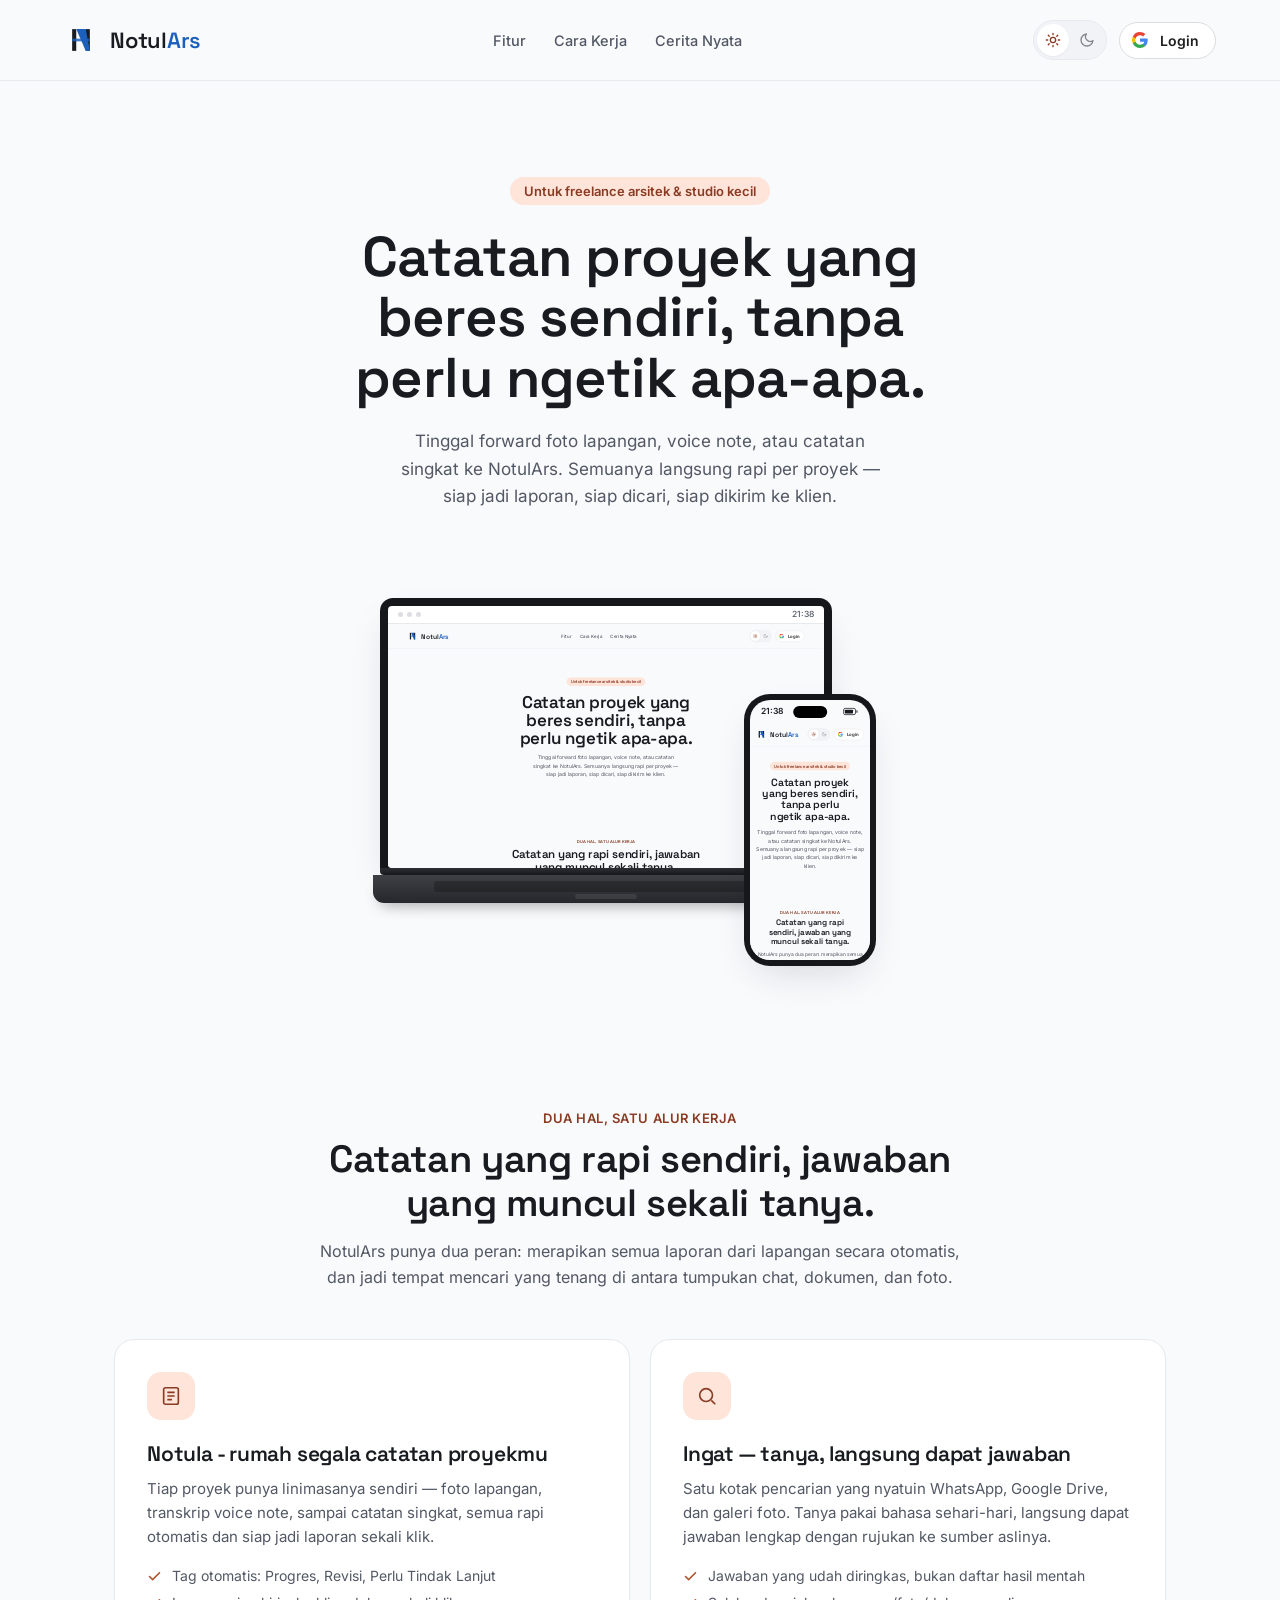
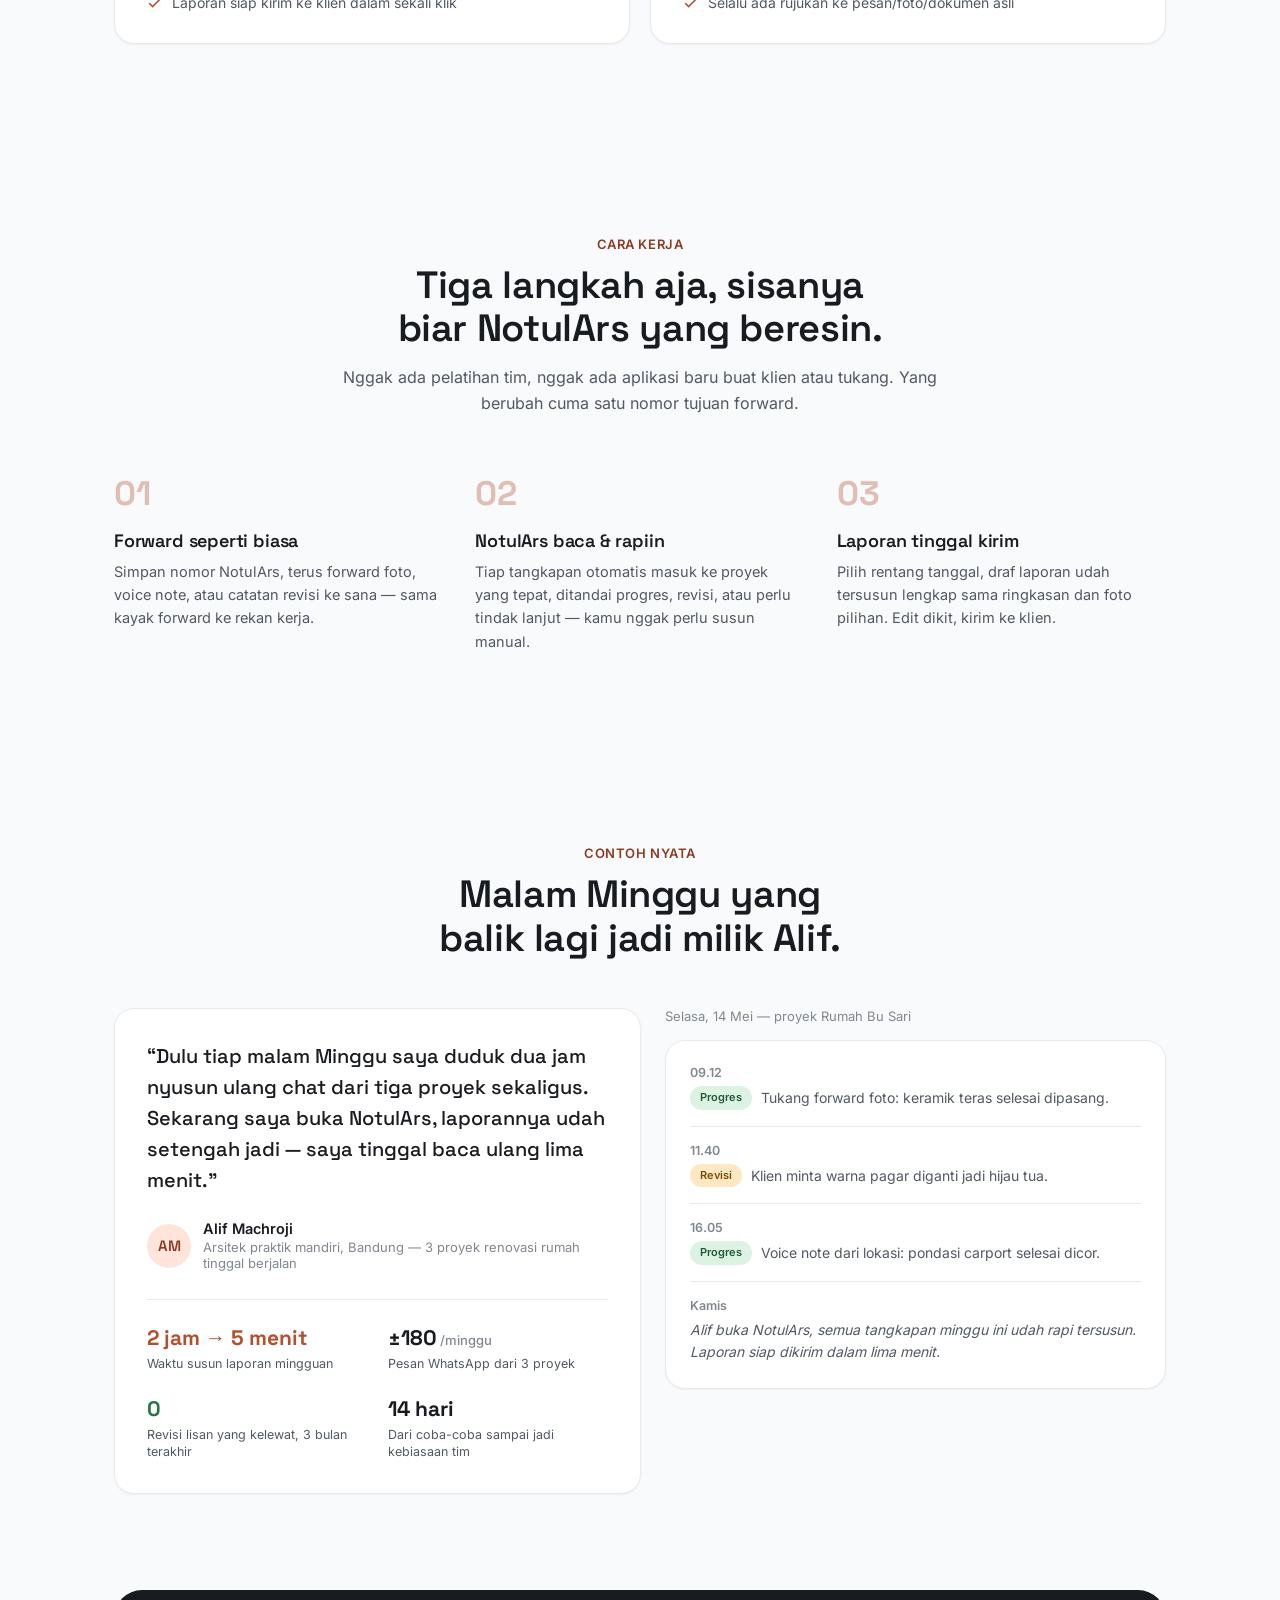
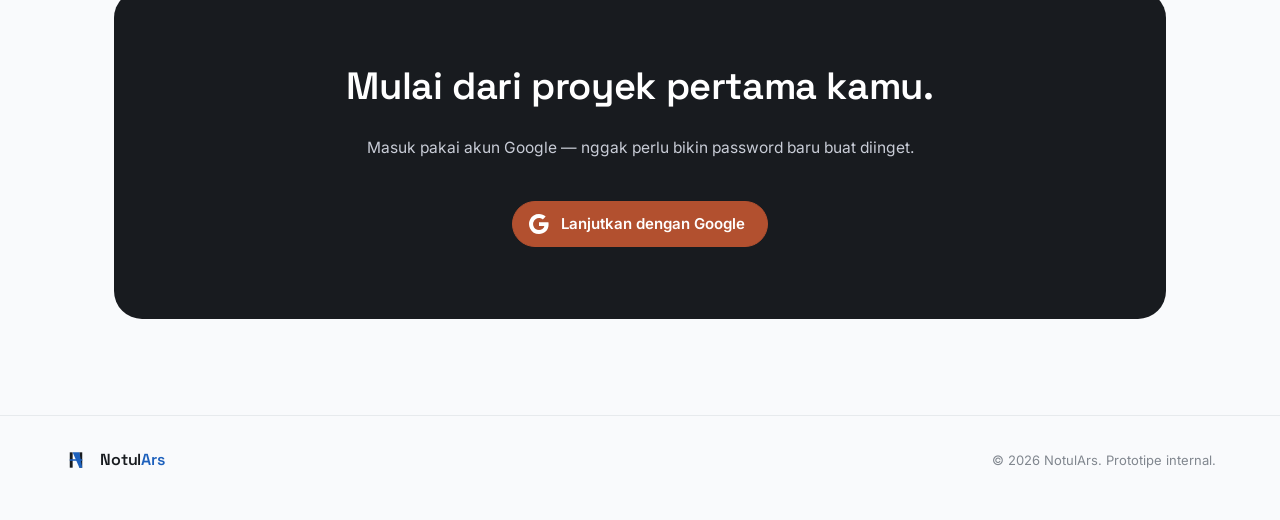
<file: index.html>
<!doctype html>
<html lang="id">
<head>
<meta charset="utf-8">
<meta name="viewport" content="width=device-width, initial-scale=1">
<title>NotulArs — Catatan Proyek yang Beres Sendiri</title>
<meta name="description" content="Tinggal forward foto dan voice note ke WhatsApp, NotulArs yang beresin sisanya — rapi per proyek, gampang dicari kapan aja.">
<link rel="icon" href="data:image/svg+xml,%3Csvg xmlns='http://www.w3.org/2000/svg' viewBox='0 0 100 100'%3E%3Crect x='24' y='18' width='12' height='64' fill='%23222'/%3E%3Crect x='64' y='18' width='12' height='64' fill='%23222'/%3E%3Cpolygon points='36,18 64,18 76,82 64,82' fill='%23B2502F'/%3E%3Crect x='24' y='46' width='52' height='8' fill='%23B2502F'/%3E%3C/svg%3E">
<link rel="stylesheet" href="styles.css">
<script src="theme.js"></script>
<style>
  .nav{
    position:sticky;top:0;z-index:30;
    display:flex;align-items:center;justify-content:space-between;
    padding:20px clamp(20px,5vw,64px);
    background:color-mix(in oklab, var(--bg) 88%, transparent);
    backdrop-filter:blur(10px);
    border-bottom:1px solid var(--border-soft);
  }
  .nav-links{display:flex;align-items:center;gap:28px;}
  .nav-links a{font-size:14.5px;font-weight:500;color:var(--text-2);text-decoration:none;}
  .nav-links a:hover{color:var(--text);}
  .nav-cta{display:flex;align-items:center;gap:12px;}
  @media (max-width:640px){ .nav-links{display:none;} }

  main{max-width:1180px;margin:0 auto;padding:0 clamp(20px,5vw,64px);}

  /* ---- Hero ---- */
  .hero{
    display:flex;flex-direction:column;align-items:center;text-align:center;gap:40px;
    padding:clamp(48px,8vw,96px) 0 clamp(40px,6vw,72px);
  }
  .hero-text{max-width:680px;display:flex;flex-direction:column;align-items:center;}
  .eyebrow{
    display:inline-flex;align-items:center;gap:8px;
    font-size:13px;font-weight:600;color:var(--blue-hover);
    background:var(--blue-tint);padding:6px 14px;border-radius:100px;
    margin-bottom:22px;
  }
  .hero h1{font-size:clamp(34px,5.2vw,56px);line-height:1.08;margin-bottom:20px;}
  .hero-sub{font-size:17px;line-height:1.6;color:var(--text-2);max-width:46ch;margin:0 auto 32px;}
  .hero-cta-row{display:flex;flex-direction:column;align-items:center;gap:14px;}
  .hero-cta-note{font-size:13px;color:var(--text-3);}

  .btn-google{
    display:inline-flex;align-items:center;gap:12px;
    background:#fff;color:#1f1f1f;border:1px solid #dadce0;
    border-radius:100px;padding:12px 22px 12px 16px;
    font-size:15px;font-weight:600;font-family:var(--font-body);
    transition:box-shadow .15s ease,transform .15s ease,background .15s ease;
  }
  .btn-google:hover{box-shadow:0 2px 10px rgba(0,0,0,.18);transform:translateY(-1px);background:#f8f8f8;}
  .btn-google:active{transform:translateY(0);}
  .btn-google.filled{background:var(--blue);color:#fff;border-color:var(--blue);}
  .btn-google.filled:hover{background:var(--blue-hover);}
  .btn-google.filled .g-icon-bg{fill:#fff;}
  .btn-google-nav{padding:9px 16px 9px 12px;font-size:14px;}

  .login-error{
    display:none;font-size:13.5px;color:var(--text-2);
    background:var(--surface-2);border:1px solid var(--border-soft);border-radius:12px;
    padding:12px 16px;max-width:380px;line-height:1.5;
  }
  .login-error.show{display:block;}

  /* ---- Hero visual: device mockups ---- */
  .hero-visual{position:relative;height:360px;width:100%;max-width:520px;margin:0 auto;}
  .device-showcase{
    position:absolute;inset:0;
    transform:scale(1);transform-origin:top left;
  }
  /* Below LAPTOP_NATURAL_WIDTH the laptop preview can't render at native
     scale, and Chromium fails to rasterize a heavily-downscaled iframe of
     that size (silent partial black paint) — so on narrow viewports we
     show only the phone, centered, instead of shrinking the laptop. */
  .device-showcase.phone-only .laptop-frame{display:none;}
  .device-showcase.phone-only .phone-frame{
    position:absolute;left:50%;top:50%;right:auto;bottom:auto;
    transform:translate(-50%,-50%);
  }

  .laptop-frame{position:absolute;left:0;top:16px;width:452px;}
  .laptop-top{
    border-radius:13px 13px 4px 4px;overflow:hidden;box-shadow:var(--shadow-2);
  }
  .laptop-bezel{
    background:#15171b;padding:8px 8px 0;
  }
  .laptop-screen{
    position:relative;width:100%;aspect-ratio:1440/864;background:#000;border-radius:4px;overflow:hidden;
  }
  .laptop-menubar{
    position:absolute;top:0;left:0;right:0;height:18px;z-index:2;
    background:var(--surface);border-bottom:1px solid var(--border-soft);
    display:flex;align-items:center;justify-content:space-between;padding:0 10px;
    font:500 8.5px/1 var(--font-body);color:var(--text-2);
  }
  .laptop-menubar .mb-dots{display:flex;gap:4px;}
  .laptop-menubar .mb-dots span{width:5px;height:5px;border-radius:50%;background:var(--border);}
  .laptop-iframe-wrap{position:absolute;top:18px;left:0;right:0;bottom:0;overflow:hidden;}
  .laptop-hinge{
    height:7px;background:linear-gradient(#2b2e33,#17191c);
  }
  .laptop-deck{
    width:466px;margin-left:-7px;height:28px;position:relative;
    background:linear-gradient(180deg,#3d4045,#25272c);
    border-radius:0 0 11px 11px;
    box-shadow:0 8px 16px -8px rgba(0,0,0,.45);
  }
  .laptop-keys-hint{
    position:absolute;top:6px;left:13%;right:13%;height:11px;
    background:rgba(0,0,0,.24);border-radius:3px;
  }
  .laptop-trackpad{
    position:absolute;bottom:4px;left:50%;transform:translateX(-50%);
    width:62px;height:5px;background:rgba(255,255,255,.08);border-radius:3px;
  }

  .phone-frame{
    position:absolute;right:24px;bottom:-24px;width:132px;z-index:4;
  }
  .phone-bezel{
    background:#15171b;border-radius:26px;padding:6px;box-shadow:var(--shadow-2);
  }
  .phone-screen{
    position:relative;width:100%;aspect-ratio:390/844;background:#000;border-radius:20px;overflow:hidden;
  }
  .phone-notch{
    position:absolute;top:6px;left:50%;transform:translateX(-50%);
    width:28%;height:12px;background:#000;border-radius:7px;z-index:3;
  }
  .phone-statusbar{
    position:absolute;top:0;left:0;right:0;height:22px;z-index:2;
    background:var(--bg);
    display:flex;align-items:center;justify-content:space-between;padding:0 12px 0 11px;
    font:600 8.5px/1 var(--font-body);color:var(--text);
  }
  .phone-statusbar .ps-icons{display:flex;align-items:center;gap:3px;color:var(--text);}
  .phone-iframe-wrap{position:absolute;top:22px;left:0;right:0;bottom:0;overflow:hidden;}

  iframe.device-iframe{border:0;display:block;pointer-events:none;background:#fff;}
  .device-scroll-overlay{position:absolute;inset:0;z-index:5;cursor:grab;background:transparent;}
  .device-scroll-overlay:active{cursor:grabbing;}

  @media (max-width:640px){
    .hero-visual{height:300px;}
  }

  :root.is-embed-preview .hero-visual{display:none;}

  /* ---- Feature pillars ---- */
  .section{padding:clamp(56px,8vw,96px) 0;}
  .section-head{max-width:640px;margin:0 auto 48px;text-align:center;}
  .section-label{font-size:13px;font-weight:600;color:var(--blue-hover);letter-spacing:.04em;text-transform:uppercase;margin-bottom:12px;}
  .section-head h2{font-size:clamp(26px,3.6vw,38px);line-height:1.15;margin-bottom:14px;}
  .section-head p{font-size:16px;color:var(--text-2);line-height:1.6;}

  .pillars{display:grid;grid-template-columns:1fr;gap:20px;}
  @media (min-width:760px){ .pillars{grid-template-columns:1fr 1fr;} }
  .pillar{
    background:var(--surface);border:1px solid var(--border-soft);border-radius:var(--radius-lg);
    padding:32px;box-shadow:var(--shadow-1);
    transition:transform .18s ease,box-shadow .18s ease;
  }
  .pillar:hover{transform:translateY(-3px);box-shadow:var(--shadow-2);}
  .pillar-icon{
    width:48px;height:48px;border-radius:14px;background:var(--blue-tint);color:var(--blue-hover);
    display:flex;align-items:center;justify-content:center;margin-bottom:20px;
  }
  .pillar h3{font-size:21px;margin-bottom:10px;}
  .pillar p{font-size:15px;color:var(--text-2);line-height:1.6;margin-bottom:18px;}
  .pillar ul{list-style:none;margin:0;padding:0;display:flex;flex-direction:column;gap:10px;}
  .pillar li{display:flex;gap:10px;font-size:14px;color:var(--text-2);align-items:flex-start;}
  .pillar li svg{flex-shrink:0;color:var(--blue);margin-top:2px;}

  /* ---- How it works ---- */
  .steps{display:grid;grid-template-columns:1fr;gap:32px;counter-reset:step;}
  @media (min-width:760px){ .steps{grid-template-columns:repeat(3,1fr);} }
  .step{position:relative;padding-top:8px;}
  .step-num{
    font:700 34px var(--font-display);color:var(--blue);opacity:.35;margin-bottom:14px;
  }
  .step h3{font-size:18px;margin-bottom:8px;}
  .step p{font-size:14.5px;color:var(--text-2);line-height:1.6;}

  /* ---- Cerita nyata (case study) ---- */
  .case-grid{display:grid;grid-template-columns:1fr;gap:24px;}
  @media (min-width:860px){ .case-grid{grid-template-columns:1.05fr 1fr;align-items:start;} }
  .case-card{
    background:var(--surface);border:1px solid var(--border-soft);border-radius:var(--radius-lg);
    padding:32px;box-shadow:var(--shadow-1);
  }
  .case-quote{font:500 20px/1.55 var(--font-display);color:var(--text);margin:0 0 24px;}
  .case-person{display:flex;align-items:center;gap:12px;margin-bottom:28px;}
  .case-avatar{
    width:44px;height:44px;border-radius:50%;background:var(--blue-tint);color:var(--blue-hover);
    display:flex;align-items:center;justify-content:center;font:600 15px var(--font-display);flex-shrink:0;
  }
  .case-person-name{font-weight:600;font-size:14.5px;}
  .case-person-role{font-size:13px;color:var(--text-3);margin-top:2px;}
  .case-stats{display:grid;grid-template-columns:1fr 1fr;gap:22px;padding-top:24px;border-top:1px solid var(--border-soft);}
  .case-stat-value{font:700 21px var(--font-display);color:var(--text);margin-bottom:4px;}
  .case-stat-value.accent{color:var(--blue);}
  .case-stat-value.moss{color:oklch(0.5 0.1 155);}
  .case-stat-value .unit{font-family:var(--font-body);font-size:13px;font-weight:500;color:var(--text-3);}
  .case-stat-label{font-size:12.5px;color:var(--text-2);line-height:1.4;}

  .case-timeline-date{font-size:13px;color:var(--text-3);margin:0 0 16px;}
  .case-timeline{
    background:var(--surface);border:1px solid var(--border-soft);border-radius:var(--radius-lg);
    padding:8px 24px;box-shadow:var(--shadow-1);
  }
  .case-tl-item{padding:16px 0;border-bottom:1px solid var(--border-soft);}
  .case-tl-item:last-child{border-bottom:none;}
  .case-tl-when{font-size:12.5px;font-weight:600;color:var(--text-3);margin-bottom:6px;}
  .case-tl-what{font-size:14px;color:var(--text-2);line-height:1.6;}
  .case-tl-what.case-tl-note{color:var(--text-2);font-style:italic;}
  .case-tl-tag{
    display:inline-flex;align-items:center;font-size:11px;font-weight:600;
    padding:3px 10px;border-radius:100px;margin-right:9px;vertical-align:2px;
  }
  .case-tl-tag.progres{background:var(--tag-progres-bg);color:var(--tag-progres-text);}
  .case-tl-tag.revisi{background:var(--tag-revisi-bg);color:var(--tag-revisi-text);}

  /* ---- Final CTA ---- */
  .cta-band{
    background:var(--ink);color:#F2F1EC;border-radius:28px;
    padding:clamp(40px,7vw,72px) clamp(24px,6vw,64px);
    text-align:center;margin:0 0 clamp(56px,8vw,96px);
  }
  @media (prefers-color-scheme: dark){
    :root:not([data-theme="light"]) .cta-band{background:linear-gradient(160deg, oklch(0.30 0.05 44), oklch(0.20 0.03 40));}
  }
  :root[data-theme="dark"] .cta-band{background:linear-gradient(160deg, oklch(0.30 0.05 44), oklch(0.20 0.03 40));}
  .cta-band h2{color:#fff;font-size:clamp(26px,4vw,38px);margin-bottom:14px;}
  .cta-band p{color:#c8ccd6;font-size:15.5px;margin-bottom:30px;}
  .cta-band-inner{display:flex;flex-direction:column;align-items:center;gap:14px;}
  .cta-band .login-error{background:rgba(255,255,255,.06);border-color:rgba(255,255,255,.14);color:#c8ccd6;}

  footer{
    padding:32px clamp(20px,5vw,64px) 48px;
    display:flex;align-items:center;justify-content:space-between;gap:16px;flex-wrap:wrap;
    border-top:1px solid var(--border-soft);
  }
  footer .logo-word{font-size:16px;}
  footer p{font-size:13px;color:var(--text-3);}

  /* ---- Splash ---- */
  #splash{
    position:fixed;inset:0;z-index:1000;
    background:var(--bg);
    display:flex;align-items:center;justify-content:center;
    transition:opacity .4s ease;
  }
  #splash.fade-out{opacity:0;pointer-events:none;}
  .splash-logo{display:flex;flex-direction:column;align-items:center;gap:16px;}
  .splash-mark{
    opacity:0;transform:scale(.82);
    animation:splashIn .55s cubic-bezier(.25,.8,.4,1) .1s forwards;
  }
  .splash-word{
    font:600 26px/1 var(--font-display);letter-spacing:-.01em;color:var(--text);
    opacity:0;transform:translateY(6px);
    animation:splashWordIn .5s ease .32s forwards;
  }
  .splash-word .accent{color:var(--logo-accent);}
  @keyframes splashIn{
    0%{opacity:0;transform:scale(.82);}
    100%{opacity:1;transform:scale(1);}
  }
  @keyframes splashWordIn{
    0%{opacity:0;transform:translateY(6px);}
    100%{opacity:1;transform:translateY(0);}
  }
  body.is-loading{overflow:hidden;}
</style>
</head>
<body class="is-loading">

<div id="splash" aria-hidden="true">
  <div class="splash-logo">
    <svg class="logo-mark splash-mark" width="56" height="56" viewBox="0 0 100 100" aria-hidden="true">
      <rect class="pole" x="24" y="18" width="12" height="64"></rect>
      <rect class="pole" x="64" y="18" width="12" height="64"></rect>
      <polygon class="flag" points="36,18 64,18 76,82 64,82"></polygon>
      <rect class="band" x="24" y="46" width="52" height="8"></rect>
    </svg>
    <span class="splash-word">Notul<span class="accent">Ars</span></span>
  </div>
</div>

<header class="nav">
  <a href="index.html" class="logo">
    <svg class="logo-mark" width="34" height="34" viewBox="0 0 100 100" aria-hidden="true">
      <rect class="pole" x="24" y="18" width="12" height="64"></rect>
      <rect class="pole" x="64" y="18" width="12" height="64"></rect>
      <polygon class="flag" points="36,18 64,18 76,82 64,82"></polygon>
      <rect class="band" x="24" y="46" width="52" height="8"></rect>
    </svg>
    <span class="logo-word">Notul<span class="accent">Ars</span></span>
  </a>
  <nav class="nav-links">
    <a href="#fitur">Fitur</a>
    <a href="#cara-kerja">Cara Kerja</a>
    <a href="#cerita">Cerita Nyata</a>
  </nav>
  <div class="nav-cta">
    <div class="theme-switch" role="group" aria-label="Pilih tampilan">
      <button class="theme-opt" data-theme-opt="light" onclick="setTheme('light')" aria-label="Mode terang">
        <svg width="16" height="16" viewBox="0 0 24 24" fill="none" stroke="currentColor" stroke-width="2" stroke-linecap="round"><circle cx="12" cy="12" r="4"/><path d="M12 2v2M12 20v2M4.93 4.93l1.41 1.41M17.66 17.66l1.41 1.41M2 12h2M20 12h2M6.34 17.66l-1.41 1.41M19.07 4.93l-1.41 1.41"/></svg>
      </button>
      <button class="theme-opt" data-theme-opt="dark" onclick="setTheme('dark')" aria-label="Mode gelap">
        <svg width="16" height="16" viewBox="0 0 24 24" fill="none" stroke="currentColor" stroke-width="2" stroke-linecap="round" stroke-linejoin="round"><path d="M21 12.79A9 9 0 1111.21 3 7 7 0 0021 12.79z"/></svg>
      </button>
    </div>
    <button class="btn-google btn-google-nav" onclick="startGoogleLogin()">
      <svg width="16" height="16" viewBox="0 0 18 18" aria-hidden="true">
        <path fill="#4285F4" d="M17.64 9.2c0-.637-.057-1.251-.164-1.84H9v3.481h4.844a4.14 4.14 0 01-1.796 2.716v2.259h2.908c1.702-1.567 2.684-3.875 2.684-6.616z"/>
        <path fill="#34A853" d="M9 18c2.43 0 4.467-.806 5.956-2.184l-2.908-2.259c-.806.54-1.837.86-3.048.86-2.344 0-4.328-1.584-5.036-3.711H.957v2.332A8.997 8.997 0 009 18z"/>
        <path fill="#FBBC05" d="M3.964 10.706A5.41 5.41 0 013.682 9c0-.593.102-1.17.282-1.706V4.962H.957A8.996 8.996 0 000 9c0 1.452.348 2.827.957 4.038l3.007-2.332z"/>
        <path fill="#EA4335" d="M9 3.58c1.321 0 2.508.454 3.44 1.345l2.582-2.58C13.463.891 11.426 0 9 0A8.997 8.997 0 00.957 4.962L3.964 7.294C4.672 5.167 6.656 3.58 9 3.58z"/>
      </svg>
      <span>Login</span>
    </button>
  </div>
</header>

<main>
  <section class="hero">
    <div class="hero-text">
      <span class="eyebrow">Untuk freelance arsitek &amp; studio kecil</span>
      <h1>Catatan proyek yang beres sendiri, tanpa perlu ngetik apa-apa.</h1>
      <p class="hero-sub">Tinggal forward foto lapangan, voice note, atau catatan singkat ke NotulArs. Semuanya langsung rapi per proyek — siap jadi laporan, siap dicari, siap dikirim ke klien.</p>
      <div class="hero-cta-row">
        <div class="login-error" id="login-error-hero"></div>
      </div>
    </div>
    <div class="hero-visual">
      <div class="device-showcase" id="device-showcase">
        <div class="laptop-frame">
          <div class="laptop-top">
            <div class="laptop-bezel">
              <div class="laptop-screen">
                <div class="laptop-menubar">
                  <div class="mb-dots"><span></span><span></span><span></span></div>
                  <span class="mb-clock" data-clock>09:41</span>
                </div>
                <div class="laptop-iframe-wrap" id="laptop-iframe-wrap"></div>
              </div>
            </div>
            <div class="laptop-hinge"></div>
          </div>
          <div class="laptop-deck">
            <div class="laptop-keys-hint"></div>
            <div class="laptop-trackpad"></div>
          </div>
        </div>

        <div class="phone-frame">
          <div class="phone-bezel">
            <div class="phone-screen">
              <div class="phone-notch"></div>
              <div class="phone-statusbar">
                <span class="ps-clock" data-clock>09:41</span>
                <span class="ps-icons">
                  <svg width="15" height="9" viewBox="0 0 24 12" fill="none"><rect x="1" y="1" width="19" height="10" rx="2.5" stroke="currentColor" stroke-width="1.2"/><rect x="3" y="3" width="13" height="6" rx="1" fill="currentColor"/><rect x="21.5" y="4" width="1.6" height="4" rx="0.8" fill="currentColor"/></svg>
                </span>
              </div>
              <div class="phone-iframe-wrap" id="phone-iframe-wrap"></div>
            </div>
          </div>
        </div>
      </div>
    </div>
  </section>

  <section class="section" id="fitur">
    <div class="section-head">
      <div class="section-label">Dua hal, satu alur kerja</div>
      <h2>Catatan yang rapi sendiri, jawaban yang muncul sekali tanya.</h2>
      <p>NotulArs punya dua peran: merapikan semua laporan dari lapangan secara otomatis, dan jadi tempat mencari yang tenang di antara tumpukan chat, dokumen, dan foto.</p>
    </div>
    <div class="pillars">
      <div class="pillar">
        <div class="pillar-icon">
          <svg width="22" height="22" viewBox="0 0 24 24" fill="none" stroke="currentColor" stroke-width="1.8"><rect x="4" y="3" width="16" height="18" rx="2"/><path d="M8 8h8M8 12h8M8 16h5"/></svg>
        </div>
        <h3>Notula - rumah segala catatan proyekmu</h3>
        <p>Tiap proyek punya linimasanya sendiri — foto lapangan, transkrip voice note, sampai catatan singkat, semua rapi otomatis dan siap jadi laporan sekali klik.</p>
        <ul>
          <li><svg width="15" height="15" viewBox="0 0 24 24" fill="none" stroke="currentColor" stroke-width="2.5" stroke-linecap="round"><path d="M20 6L9 17l-5-5"/></svg> Tag otomatis: Progres, Revisi, Perlu Tindak Lanjut</li>
          <li><svg width="15" height="15" viewBox="0 0 24 24" fill="none" stroke="currentColor" stroke-width="2.5" stroke-linecap="round"><path d="M20 6L9 17l-5-5"/></svg> Laporan siap kirim ke klien dalam sekali klik</li>
        </ul>
      </div>
      <div class="pillar">
        <div class="pillar-icon">
          <svg width="22" height="22" viewBox="0 0 24 24" fill="none" stroke="currentColor" stroke-width="1.8"><circle cx="11" cy="11" r="7"/><path d="M21 21l-4.3-4.3"/></svg>
        </div>
        <h3>Ingat — tanya, langsung dapat jawaban</h3>
        <p>Satu kotak pencarian yang nyatuin WhatsApp, Google Drive, dan galeri foto. Tanya pakai bahasa sehari-hari, langsung dapat jawaban lengkap dengan rujukan ke sumber aslinya.</p>
        <ul>
          <li><svg width="15" height="15" viewBox="0 0 24 24" fill="none" stroke="currentColor" stroke-width="2.5" stroke-linecap="round"><path d="M20 6L9 17l-5-5"/></svg> Jawaban yang udah diringkas, bukan daftar hasil mentah</li>
          <li><svg width="15" height="15" viewBox="0 0 24 24" fill="none" stroke="currentColor" stroke-width="2.5" stroke-linecap="round"><path d="M20 6L9 17l-5-5"/></svg> Selalu ada rujukan ke pesan/foto/dokumen asli</li>
        </ul>
      </div>
    </div>
  </section>

  <section class="section" id="cara-kerja">
    <div class="section-head">
      <div class="section-label">Cara Kerja</div>
      <h2>Tiga langkah aja, sisanya biar NotulArs yang beresin.</h2>
      <p>Nggak ada pelatihan tim, nggak ada aplikasi baru buat klien atau tukang. Yang berubah cuma satu nomor tujuan forward.</p>
    </div>
    <div class="steps">
      <div class="step">
        <div class="step-num">01</div>
        <h3>Forward seperti biasa</h3>
        <p>Simpan nomor NotulArs, terus forward foto, voice note, atau catatan revisi ke sana — sama kayak forward ke rekan kerja.</p>
      </div>
      <div class="step">
        <div class="step-num">02</div>
        <h3>NotulArs baca &amp; rapiin</h3>
        <p>Tiap tangkapan otomatis masuk ke proyek yang tepat, ditandai progres, revisi, atau perlu tindak lanjut — kamu nggak perlu susun manual.</p>
      </div>
      <div class="step">
        <div class="step-num">03</div>
        <h3>Laporan tinggal kirim</h3>
        <p>Pilih rentang tanggal, draf laporan udah tersusun lengkap sama ringkasan dan foto pilihan. Edit dikit, kirim ke klien.</p>
      </div>
    </div>
  </section>

  <section class="section case" id="cerita">
    <div class="section-head">
      <div class="section-label">Contoh Nyata</div>
      <h2>Malam Minggu yang balik lagi jadi milik Alif.</h2>
    </div>
    <div class="case-grid">
      <div class="case-card">
        <p class="case-quote">&ldquo;Dulu tiap malam Minggu saya duduk dua jam nyusun ulang chat dari tiga proyek sekaligus. Sekarang saya buka NotulArs, laporannya udah setengah jadi — saya tinggal baca ulang lima menit.&rdquo;</p>
        <div class="case-person">
          <div class="case-avatar">AM</div>
          <div>
            <div class="case-person-name">Alif Machroji</div>
            <div class="case-person-role">Arsitek praktik mandiri, Bandung — 3 proyek renovasi rumah tinggal berjalan</div>
          </div>
        </div>
        <div class="case-stats">
          <div class="case-stat">
            <div class="case-stat-value accent">2 jam &rarr; 5 menit</div>
            <div class="case-stat-label">Waktu susun laporan mingguan</div>
          </div>
          <div class="case-stat">
            <div class="case-stat-value">&plusmn;180<span class="unit"> /minggu</span></div>
            <div class="case-stat-label">Pesan WhatsApp dari 3 proyek</div>
          </div>
          <div class="case-stat">
            <div class="case-stat-value moss">0</div>
            <div class="case-stat-label">Revisi lisan yang kelewat, 3 bulan terakhir</div>
          </div>
          <div class="case-stat">
            <div class="case-stat-value">14 hari</div>
            <div class="case-stat-label">Dari coba-coba sampai jadi kebiasaan tim</div>
          </div>
        </div>
      </div>
      <div>
        <p class="case-timeline-date">Selasa, 14 Mei — proyek Rumah Bu Sari</p>
        <div class="case-timeline">
          <div class="case-tl-item">
            <div class="case-tl-when">09.12</div>
            <div class="case-tl-what"><span class="case-tl-tag progres">Progres</span>Tukang forward foto: keramik teras selesai dipasang.</div>
          </div>
          <div class="case-tl-item">
            <div class="case-tl-when">11.40</div>
            <div class="case-tl-what"><span class="case-tl-tag revisi">Revisi</span>Klien minta warna pagar diganti jadi hijau tua.</div>
          </div>
          <div class="case-tl-item">
            <div class="case-tl-when">16.05</div>
            <div class="case-tl-what"><span class="case-tl-tag progres">Progres</span>Voice note dari lokasi: pondasi carport selesai dicor.</div>
          </div>
          <div class="case-tl-item">
            <div class="case-tl-when">Kamis</div>
            <div class="case-tl-what case-tl-note">Alif buka NotulArs, semua tangkapan minggu ini udah rapi tersusun. Laporan siap dikirim dalam lima menit.</div>
          </div>
        </div>
      </div>
    </div>
  </section>

  <section class="cta-band">
    <div class="cta-band-inner">
      <h2>Mulai dari proyek pertama kamu.</h2>
      <p>Masuk pakai akun Google — nggak perlu bikin password baru buat diinget.</p>
      <button class="btn-google filled" onclick="startGoogleLogin()">
        <svg width="20" height="20" viewBox="0 0 18 18" aria-hidden="true">
          <path class="g-icon-bg" fill="#4285F4" d="M17.64 9.2c0-.637-.057-1.251-.164-1.84H9v3.481h4.844a4.14 4.14 0 01-1.796 2.716v2.259h2.908c1.702-1.567 2.684-3.875 2.684-6.616z"/>
          <path class="g-icon-bg" fill="#34A853" d="M9 18c2.43 0 4.467-.806 5.956-2.184l-2.908-2.259c-.806.54-1.837.86-3.048.86-2.344 0-4.328-1.584-5.036-3.711H.957v2.332A8.997 8.997 0 009 18z"/>
          <path class="g-icon-bg" fill="#FBBC05" d="M3.964 10.706A5.41 5.41 0 013.682 9c0-.593.102-1.17.282-1.706V4.962H.957A8.996 8.996 0 000 9c0 1.452.348 2.827.957 4.038l3.007-2.332z"/>
          <path class="g-icon-bg" fill="#EA4335" d="M9 3.58c1.321 0 2.508.454 3.44 1.345l2.582-2.58C13.463.891 11.426 0 9 0A8.997 8.997 0 00.957 4.962L3.964 7.294C4.672 5.167 6.656 3.58 9 3.58z"/>
        </svg>
        <span>Lanjutkan dengan Google</span>
      </button>
      <div class="login-error" id="login-error-final"></div>
    </div>
  </section>
</main>

<footer>
  <a href="index.html" class="logo">
    <svg class="logo-mark" width="24" height="24" viewBox="0 0 100 100" aria-hidden="true">
      <rect class="pole" x="24" y="18" width="12" height="64"></rect>
      <rect class="pole" x="64" y="18" width="12" height="64"></rect>
      <polygon class="flag" points="36,18 64,18 76,82 64,82"></polygon>
      <rect class="band" x="24" y="46" width="52" height="8"></rect>
    </svg>
    <span class="logo-word">Notul<span class="accent">Ars</span></span>
  </a>
  <p>© 2026 NotulArs. Prototipe internal.</p>
</footer>

<script>
  const GOOGLE_CLIENT_ID = "236954718406-jt2mchqaktllrnh95c8ffgfho937cmja.apps.googleusercontent.com";
  const isEmbedPreview = new URLSearchParams(location.search).get('embed') === '1';
  if(isEmbedPreview){ document.documentElement.classList.add('is-embed-preview'); }

  function parseJwt(token){
    const base64Url = token.split('.')[1];
    const base64 = base64Url.replace(/-/g,'+').replace(/_/g,'/');
    const json = decodeURIComponent(atob(base64).split('').map(c=>'%'+('00'+c.charCodeAt(0).toString(16)).slice(-2)).join(''));
    return JSON.parse(json);
  }

  function randomNonce(len){
    const arr = new Uint8Array(len || 24);
    crypto.getRandomValues(arr);
    return Array.from(arr, b=>b.toString(16).padStart(2,'0')).join('');
  }

  function showLoginError(msg){
    ['login-error-hero','login-error-final'].forEach(id=>{
      const el = document.getElementById(id);
      if(!el) return;
      el.textContent = msg;
      el.classList.add('show');
    });
  }

  function startGoogleLogin(){
    const nonce = randomNonce();
    sessionStorage.setItem('notulars_nonce', nonce);
    const redirectUri = window.location.origin + '/';
    const params = new URLSearchParams({
      client_id: GOOGLE_CLIENT_ID,
      redirect_uri: redirectUri,
      response_type: 'id_token',
      scope: 'openid email profile',
      nonce: nonce,
      prompt: 'select_account'
    });
    window.location.href = 'https://accounts.google.com/o/oauth2/v2/auth?' + params.toString();
  }

  function checkAuthCallback(){
    if(!location.hash || location.hash.indexOf('id_token') === -1) return;
    const params = new URLSearchParams(location.hash.substring(1));
    const idToken = params.get('id_token');
    const error = params.get('error');
    history.replaceState(null, '', location.pathname);

    if(error){
      showLoginError('Login Google dibatalkan atau gagal (' + error + '). Coba lagi, ya.');
      return;
    }
    if(!idToken) return;

    try{
      const payload = parseJwt(idToken);
      const expectedNonce = sessionStorage.getItem('notulars_nonce');
      sessionStorage.removeItem('notulars_nonce');
      if(!expectedNonce || payload.nonce !== expectedNonce){
        showLoginError('Verifikasi login gagal. Coba masuk lagi, ya.');
        return;
      }
      const user = { name: payload.name, email: payload.email, picture: payload.picture };
      localStorage.setItem('notulars_user', JSON.stringify(user));
      window.location.href = 'app.html';
    }catch(e){
      console.error('Gagal memproses login Google:', e);
      showLoginError('Ada yang salah pas proses login Google.');
    }
  }
  checkAuthCallback();

  document.querySelectorAll('a[href^="#"]').forEach(a=>{
    a.addEventListener('click', e=>{
      const target = document.querySelector(a.getAttribute('href'));
      if(target){ e.preventDefault(); target.scrollIntoView({behavior:'smooth', block:'start'}); }
    });
  });

  function finishSplash(){
    const splash = document.getElementById('splash');
    splash.classList.add('fade-out');
    document.body.classList.remove('is-loading');
    setTimeout(()=>{
      splash.style.display = 'none';
      if(!isEmbedPreview && localStorage.getItem('notulars_user')){
        window.location.href = 'app.html';
      }
    }, 400);
  }

  const reduceMotion = window.matchMedia('(prefers-reduced-motion: reduce)').matches;
  setTimeout(finishSplash, isEmbedPreview ? 0 : (reduceMotion ? 150 : 1150));

  /* ---- Scale the laptop+phone showcase to always fit inside .hero-visual ---- */
  const LAPTOP_NATURAL_WIDTH = 452;
  function fitDeviceShowcase(){
    const heroVisual = document.querySelector('.hero-visual');
    const showcase = document.getElementById('device-showcase');
    if(!heroVisual || !showcase) return;
    const availableWidth = heroVisual.getBoundingClientRect().width;
    const canFitLaptop = availableWidth >= LAPTOP_NATURAL_WIDTH;
    showcase.classList.toggle('phone-only', !canFitLaptop);
    showcase.style.transform = canFitLaptop ? 'scale(1)' : 'none';
  }

  /* ---- Device mockups: laptop & phone showing the live landing page ---- */
  function mountDeviceMockups(){
    if(isEmbedPreview) return;

    const showcase = document.getElementById('device-showcase');
    const phoneOnly = showcase && showcase.classList.contains('phone-only');
    const devices = phoneOnly
      ? [ { wrapId:'phone-iframe-wrap', w:390 } ]
      : [
          { wrapId:'laptop-iframe-wrap', w:1440 },
          { wrapId:'phone-iframe-wrap', w:390 },
        ];
    devices.forEach(d=>{
      const wrap = document.getElementById(d.wrapId);
      if(!wrap) return;
      const rect = wrap.getBoundingClientRect();
      const scale = rect.width / d.w;
      const h = Math.round(rect.height / scale);
      const scaler = document.createElement('div');
      scaler.style.cssText = `width:${d.w}px;height:${h}px;transform:scale(${scale});transform-origin:top left;`;
      const iframe = document.createElement('iframe');
      iframe.className = 'device-iframe';
      iframe.width = d.w; iframe.height = h;
      iframe.tabIndex = -1;
      iframe.setAttribute('aria-hidden','true');
      iframe.src = 'index.html?embed=1';
      scaler.appendChild(iframe);
      wrap.appendChild(scaler);

      const overlay = document.createElement('div');
      overlay.className = 'device-scroll-overlay';
      wrap.appendChild(overlay);

      overlay.addEventListener('wheel', e=>{
        e.preventDefault();
        const win = iframe.contentWindow;
        if(win) win.scrollBy(0, e.deltaY / scale);
      }, { passive:false });

      let touchY = null;
      overlay.addEventListener('touchstart', e=>{
        touchY = e.touches[0].clientY;
      }, { passive:true });
      overlay.addEventListener('touchmove', e=>{
        if(touchY === null) return;
        e.preventDefault();
        const newY = e.touches[0].clientY;
        const delta = touchY - newY;
        touchY = newY;
        const win = iframe.contentWindow;
        if(win) win.scrollBy(0, delta / scale);
      }, { passive:false });
      overlay.addEventListener('touchend', ()=>{ touchY = null; });
    });
  }

  function updateClocks(){
    const now = new Date();
    const hh = String(now.getHours()).padStart(2,'0');
    const mm = String(now.getMinutes()).padStart(2,'0');
    const label = `${hh}:${mm}`;
    document.querySelectorAll('[data-clock]').forEach(el=> el.textContent = label);
  }

  if(!isEmbedPreview){
    fitDeviceShowcase();
    mountDeviceMockups();
    updateClocks();
    setInterval(updateClocks, 15000);
    window.addEventListener('resize', fitDeviceShowcase);
  }
</script>
</body>
</html>
</file>
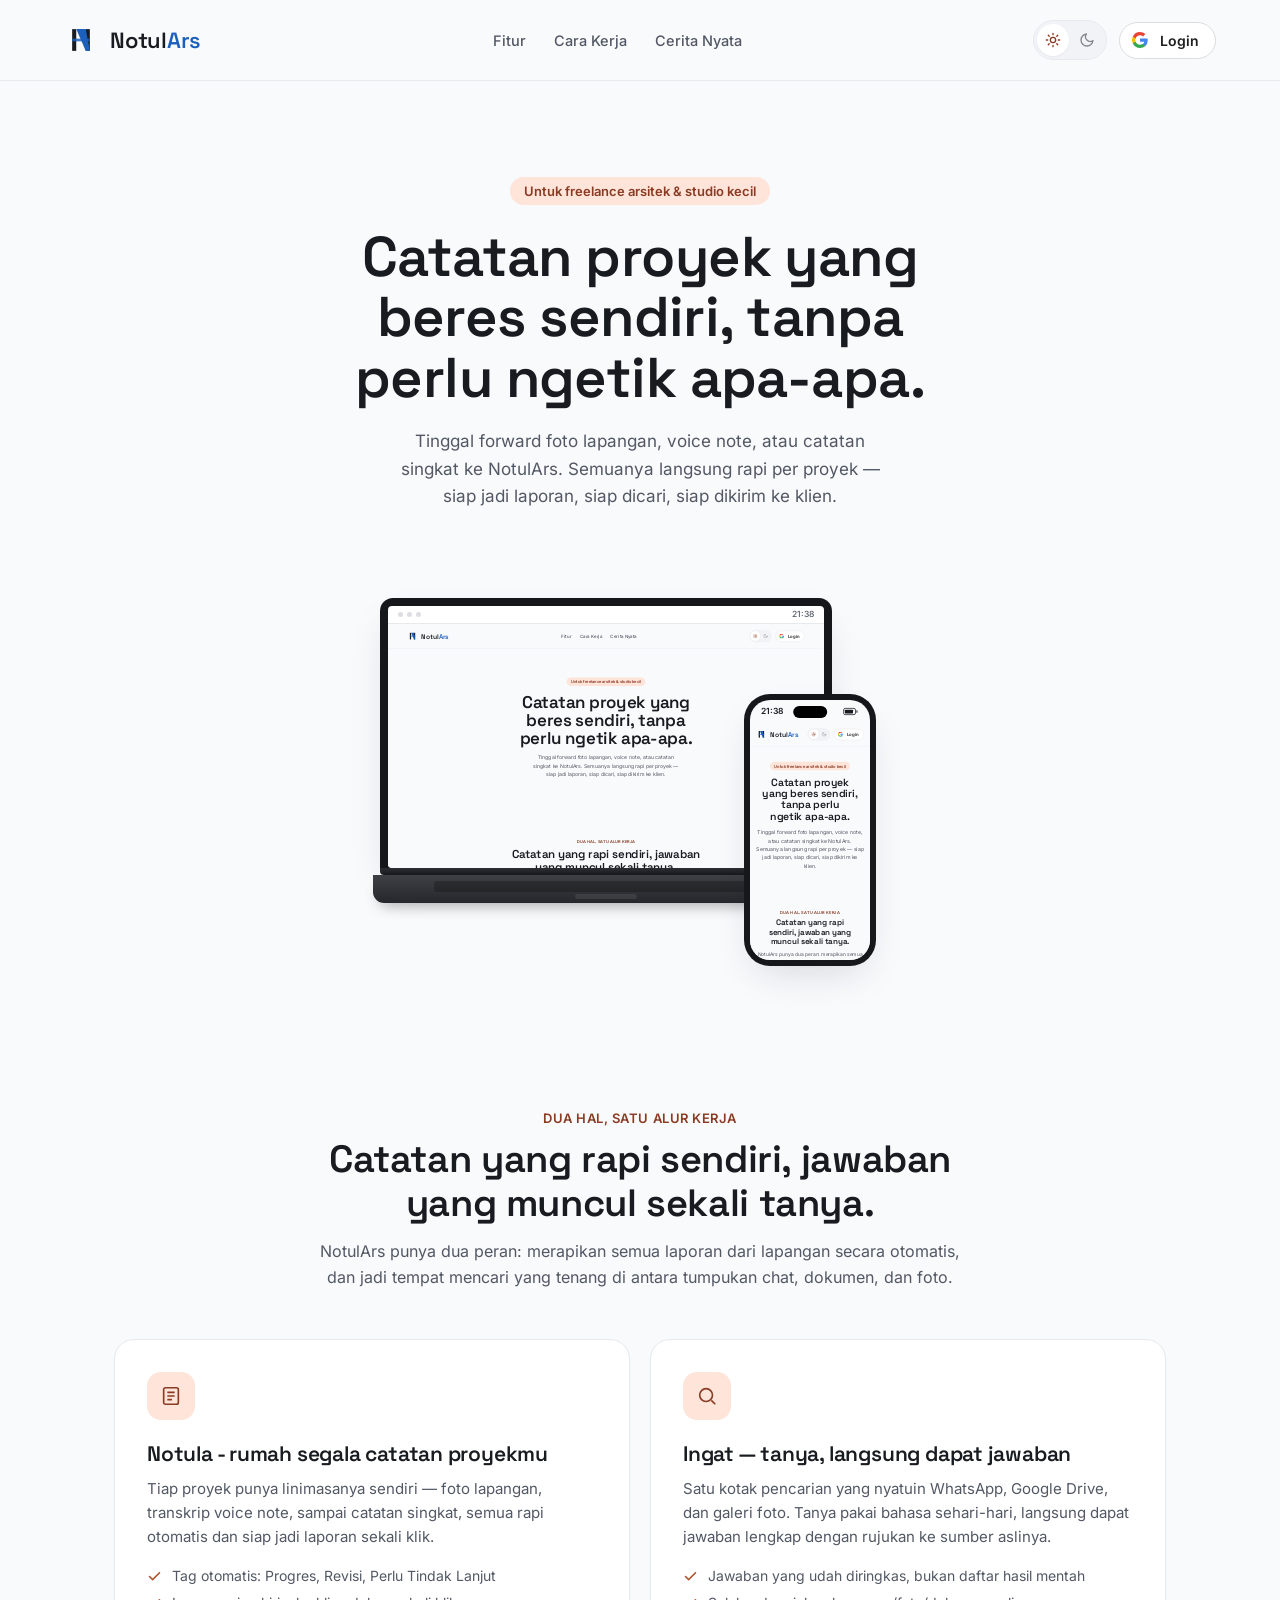
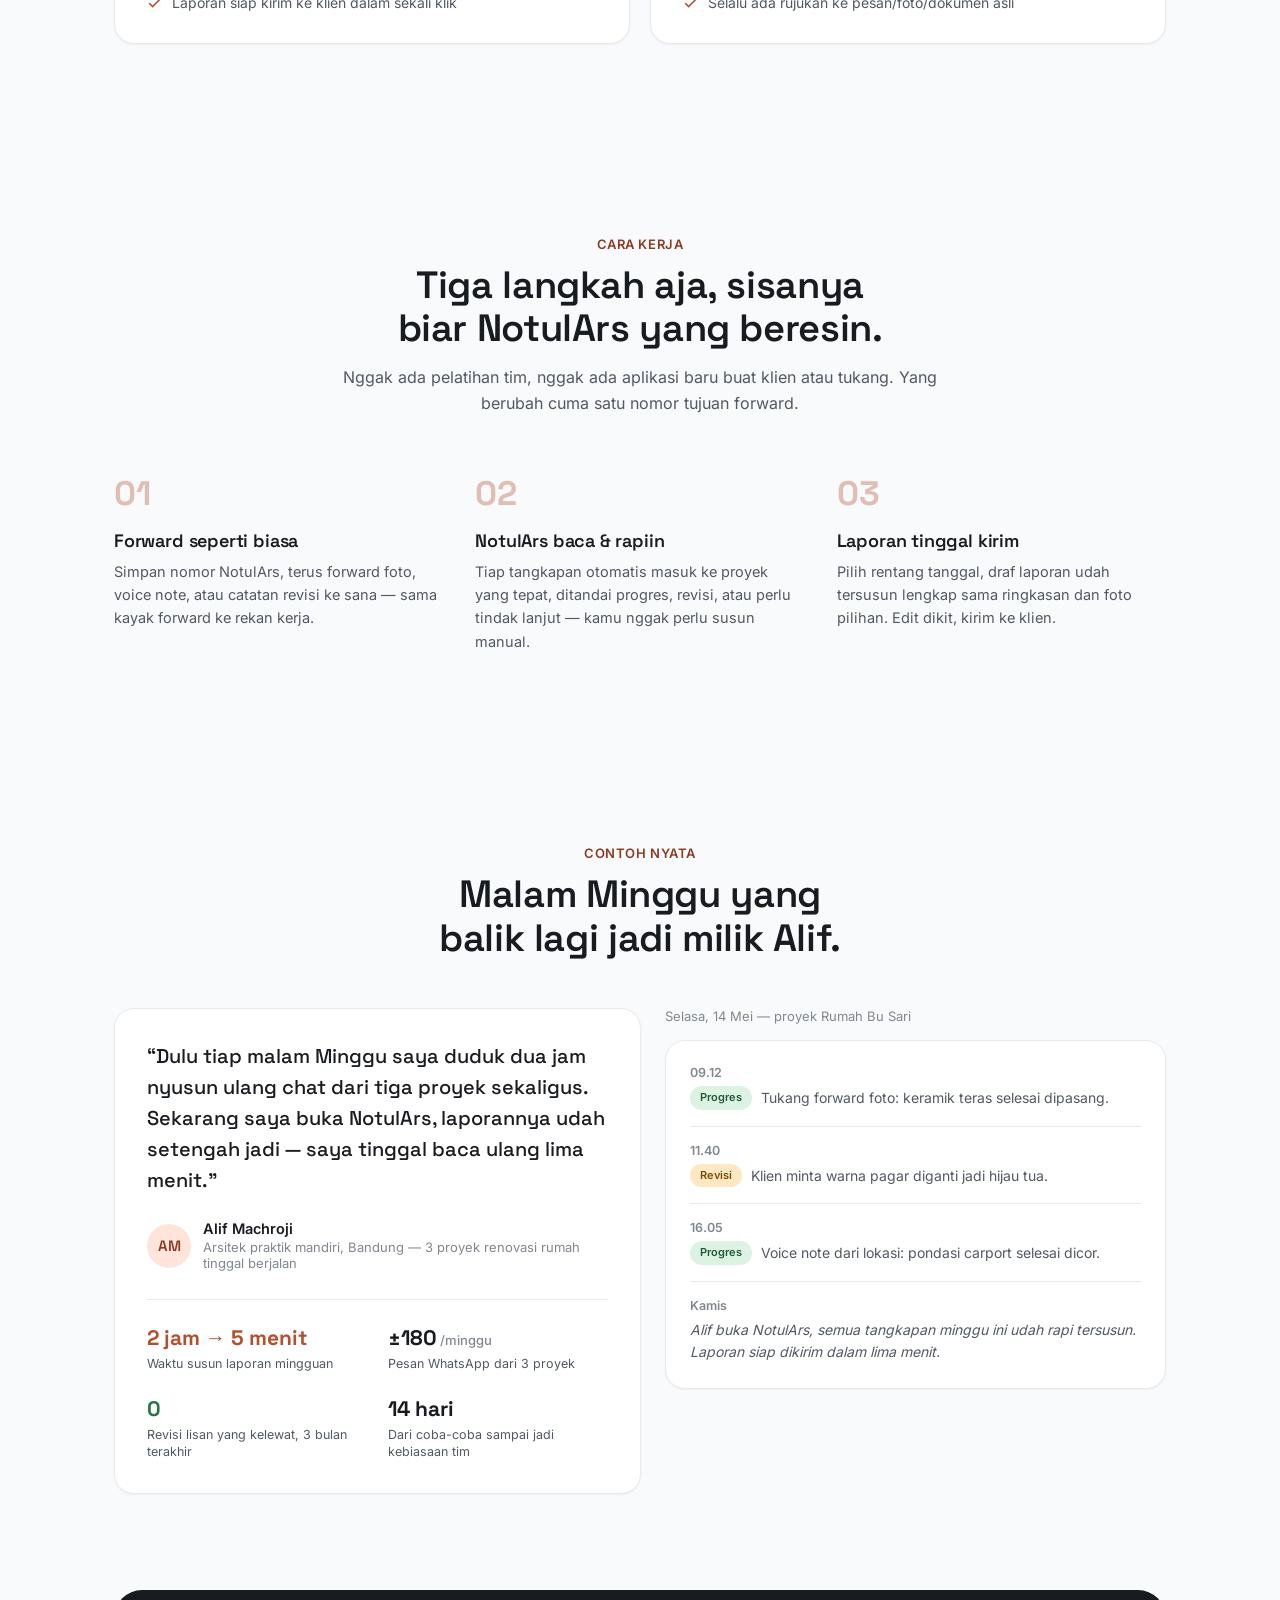
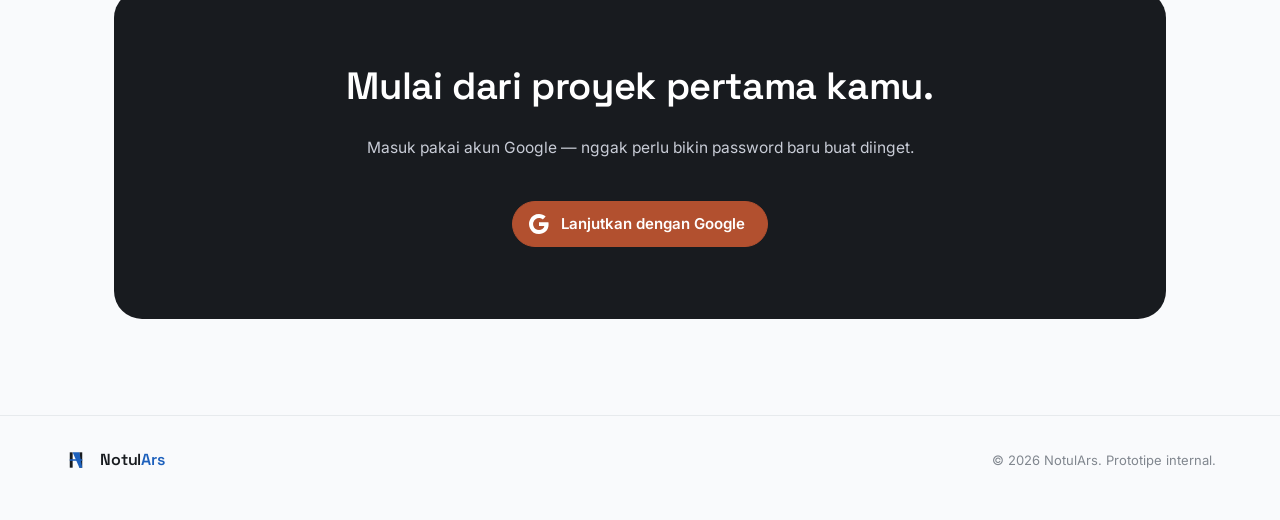
<file: app.html>
<!doctype html>
<html lang="id">
<head>
<meta charset="utf-8">
<meta name="viewport" content="width=device-width, initial-scale=1">
<title>NotulArs — Dashboard</title>
<link rel="icon" href="data:image/svg+xml,%3Csvg xmlns='http://www.w3.org/2000/svg' viewBox='0 0 100 100'%3E%3Crect x='24' y='18' width='12' height='64' fill='%23222'/%3E%3Crect x='64' y='18' width='12' height='64' fill='%23222'/%3E%3Cpolygon points='36,18 64,18 76,82 64,82' fill='%23B2502F'/%3E%3Crect x='24' y='46' width='52' height='8' fill='%23B2502F'/%3E%3C/svg%3E">
<link rel="stylesheet" href="styles.css">
<script src="theme.js"></script>
<style>
:root{
  --accent:var(--blue);
  --accent-hover:var(--blue-hover);
  --accent-tint:var(--blue-tint);
  --accent-on:var(--blue-on);
  --wa-bubble-out:#DCF3D2;
  --wa-bubble-in:#FFFFFF;
}
@media (prefers-color-scheme: dark){
  :root:not([data-theme="light"]){ --wa-bubble-out:#295232; --wa-bubble-in:#2E2720; }
}
:root[data-theme="dark"]{ --wa-bubble-out:#295232; --wa-bubble-in:#2E2720; }

body{ overflow-x:hidden; }
.visually-hidden{position:absolute;width:1px;height:1px;overflow:hidden;clip:rect(0 0 0 0);white-space:nowrap;}

/* ===== App shell ===== */
#app{ max-width:1180px; margin:0 auto; min-height:100vh; position:relative; padding-bottom:84px; }
.tabpanel{display:none;}
.tabpanel.active{display:block;}

.topbar{
  position:sticky;top:0;z-index:20;background:var(--bg);
  padding:20px 20px 14px;
  display:flex;align-items:center;justify-content:space-between;gap:12px;
}
.topbar .page-title{font-family:var(--font-display);font-weight:600;font-size:20px;}

/* ===== Bottom Nav ===== */
.bottom-nav{
  position:fixed;bottom:0;left:0;right:0;z-index:50;
  display:flex;justify-content:center;
  padding:10px 16px calc(10px + env(safe-area-inset-bottom));
  background:linear-gradient(to top, var(--bg) 60%, transparent);
  pointer-events:none;
}
.bottom-nav-inner{
  pointer-events:auto;display:flex;gap:4px;background:var(--surface);
  border:1px solid var(--border-soft);border-radius:20px;padding:6px;
  box-shadow:var(--shadow-2);width:100%;max-width:420px;
}
.nav-btn{
  flex:1;display:flex;flex-direction:column;align-items:center;gap:3px;
  padding:9px 4px 8px;border-radius:14px;color:var(--text-3);
  transition:background .15s ease,color .15s ease;
}
.nav-btn .nlabel{font-size:11px;font-weight:600;letter-spacing:.01em;}
.nav-btn.active{background:var(--accent-tint);color:var(--accent-hover);}
.nav-btn:hover:not(.active){background:var(--surface-2);color:var(--text);}
@media (max-width:959px){ #app.drilled .bottom-nav{display:none;} }

.icon-btn{
  width:40px;height:40px;border-radius:50%;display:flex;align-items:center;justify-content:center;
  background:var(--surface);border:1px solid var(--border-soft);color:var(--text-2);
  transition:transform .15s ease,background .15s ease;
}
.icon-btn:hover{background:var(--surface-2);transform:translateY(-1px);}
.icon-btn:active{transform:translateY(0) scale(.96);}
.btn-block{width:100%;}

/* ===== Chips ===== */
.chip{
  display:inline-flex;align-items:center;gap:6px;padding:9px 15px;border-radius:100px;
  font-size:13.5px;font-weight:600;background:var(--surface);border:1px solid var(--border);color:var(--text-2);
  transition:background .15s ease,border-color .15s ease,color .15s ease,transform .1s ease;white-space:nowrap;
}
.chip:hover{border-color:var(--text-3);color:var(--text);}
.chip:active{transform:scale(.97);}
.chip.is-active{background:var(--text);color:var(--surface);border-color:var(--text);}
.chip.is-active.tone-progres{background:var(--tag-progres-text);color:var(--tag-progres-bg);border-color:var(--tag-progres-text);}
.chip.is-active.tone-revisi{background:var(--tag-revisi-text);color:var(--tag-revisi-bg);border-color:var(--tag-revisi-text);}
.chip.is-active.tone-tindak{background:var(--tag-tindak-text);color:#fff;border-color:var(--tag-tindak-text);}
.chip-row{display:flex;gap:8px;flex-wrap:wrap;overflow-x:auto;padding-bottom:2px;}

.card{background:var(--surface);border-radius:var(--radius-lg);border:1px solid var(--border-soft);box-shadow:var(--shadow-1);}

/* ===== Beranda Proyek ===== */
.proyek-layout{padding:0 20px 28px;}
.section-label{font-size:13px;font-weight:600;color:var(--text-3);text-transform:uppercase;letter-spacing:.06em;margin:4px 2px 14px;}
.project-list{display:flex;flex-direction:column;gap:16px;}
.project-card{
  display:flex;width:100%;text-align:left;padding:18px;gap:16px;align-items:flex-start;cursor:pointer;
  transition:transform .18s ease,box-shadow .18s ease,border-color .18s ease;
}
.project-card:hover{transform:translateY(-2px);box-shadow:var(--shadow-2);border-color:var(--border);}
.project-card:active{transform:translateY(0);}
.project-thumb{width:64px;height:64px;border-radius:16px;flex-shrink:0;position:relative;overflow:hidden;}
.project-card-body{flex:1;min-width:0;}
.project-name{font-size:18px;font-weight:600;font-family:var(--font-display);line-height:1.25;}
.project-client{font-size:13.5px;color:var(--text-2);margin-top:2px;}
.project-meta-row{display:flex;align-items:center;gap:10px;margin-top:10px;flex-wrap:wrap;}
.badge-new{background:var(--accent-tint);color:var(--accent-hover);font-size:12px;font-weight:700;padding:4px 10px;border-radius:100px;}
.time-meta{font-size:12.5px;color:var(--text-3);display:flex;align-items:center;gap:4px;}

.fab-row{margin-top:22px;}
.fab-card{
  display:flex;align-items:center;gap:14px;padding:18px;border-radius:var(--radius-lg);
  border:1.5px dashed var(--border);color:var(--text-2);width:100%;
  transition:border-color .15s ease,background .15s ease,color .15s ease;
}
.fab-card:hover{border-color:var(--accent);color:var(--accent-hover);background:var(--surface);}
.fab-icon-circle{
  width:42px;height:42px;border-radius:50%;background:var(--accent-tint);color:var(--accent-hover);
  display:flex;align-items:center;justify-content:center;flex-shrink:0;
}
.fab-card-text{text-align:left;}
.fab-card-title{font-weight:600;font-size:15px;color:var(--text);}
.fab-card-sub{font-size:12.5px;margin-top:1px;}

.demo-toggle-link{display:block;text-align:center;margin-top:26px;font-size:13px;color:var(--text-3);text-decoration:underline;text-underline-offset:3px;}
.demo-toggle-link:hover{color:var(--text-2);}

.empty-state{padding:50px 20px 30px;text-align:center;display:flex;flex-direction:column;align-items:center;}
.empty-illustration{margin-bottom:26px;}
.empty-title{font-size:21px;margin-bottom:10px;}
.empty-sub{font-size:14.5px;color:var(--text-2);max-width:340px;margin:0 auto 30px;line-height:1.55;}
.empty-steps{display:flex;flex-direction:column;gap:14px;text-align:left;max-width:360px;width:100%;margin-bottom:30px;}
.empty-step{display:flex;gap:14px;align-items:flex-start;}
.empty-step-num{
  width:28px;height:28px;border-radius:50%;background:var(--accent-tint);color:var(--accent-hover);
  font-size:13px;font-weight:700;display:flex;align-items:center;justify-content:center;flex-shrink:0;font-family:var(--font-display);
}
.empty-step-text{font-size:14.5px;line-height:1.5;padding-top:3px;}
.empty-step-text b{color:var(--text);font-weight:600;}

@media (min-width:960px){
  .proyek-layout{display:grid;grid-template-columns:360px 1fr;gap:28px;align-items:start;padding:0 32px 40px;}
  .proyek-col-list{position:sticky;top:88px;}
  #app.drilled .proyek-layout{display:grid;}
  .view[data-view="timeline"]{display:block !important;min-height:60vh;}
  .view[data-view="list"]{display:block !important;}
  .timeline-back-btn{display:none;}
}

.view[data-view="timeline"]{display:none;}
#app.drilled .view[data-view="timeline"]{display:block;}
#app.drilled .view[data-view="list"]{display:none;}

.timeline-shell{
  background:var(--surface);border:1px solid var(--border-soft);border-radius:var(--radius-lg);
  padding:22px 20px 0;box-shadow:var(--shadow-1);min-height:calc(100vh - 40px);display:flex;flex-direction:column;
}
@media (min-width:960px){ .timeline-shell{min-height:0;} }
.timeline-header{display:flex;align-items:flex-start;gap:12px;margin-bottom:18px;}
.timeline-header-text{flex:1;min-width:0;}
.timeline-header .project-name{font-size:21px;}
.timeline-header .project-client{margin-top:3px;}
.timeline-empty-placeholder{
  display:none;flex:1;flex-direction:column;align-items:center;justify-content:center;
  text-align:center;color:var(--text-3);padding:60px 20px;gap:14px;
}
.timeline-shell.no-selection .timeline-empty-placeholder{display:flex;}
.timeline-shell.no-selection .timeline-content,.timeline-shell.no-selection .timeline-header,.timeline-shell.no-selection .sticky-report-bar{display:none;}

.timeline-content{flex:1;padding-bottom:24px;}
.feed{display:flex;flex-direction:column;gap:16px;margin-top:4px;}

.capture-card{padding:16px 16px 17px;}
.capture-top-row{display:flex;align-items:center;gap:8px;margin-bottom:10px;}
.capture-type-icon{color:var(--text-3);}
.capture-type-label{font-size:12.5px;font-weight:600;color:var(--text-3);flex:1;}
.capture-time{font-size:12px;color:var(--text-3);}
.tag-pill{font-size:11px;font-weight:700;padding:3px 9px;border-radius:100px;letter-spacing:.02em;transition:transform .12s ease;}
.tag-pill:hover{transform:scale(1.04);}
.tone-progres{background:var(--tag-progres-bg);color:var(--tag-progres-text);}
.tone-revisi{background:var(--tag-revisi-bg);color:var(--tag-revisi-text);}
.tone-tindak{background:var(--tag-tindak-bg);color:var(--tag-tindak-text);}

.capture-photo{width:100%;height:150px;border-radius:var(--radius-md);margin-bottom:12px;position:relative;overflow:hidden;}
.capture-caption{font-size:14.5px;line-height:1.5;color:var(--text);}
.capture-transcript{
  font-size:14.5px;line-height:1.55;color:var(--text);padding-left:12px;
  border-left:2px solid var(--accent);
}
.capture-note-text{font-size:14.5px;line-height:1.55;color:var(--text);}
.feed-empty{padding:50px 10px;text-align:center;color:var(--text-3);font-size:14px;}

.sticky-report-bar{
  position:sticky;bottom:0;background:var(--surface);margin:0 -20px;
  padding:14px 20px calc(16px + env(safe-area-inset-bottom));
  border-top:1px solid var(--border-soft);display:flex;flex-direction:column;gap:10px;
}
.range-row{display:flex;align-items:center;gap:8px;overflow-x:auto;}
.range-label{font-size:12.5px;color:var(--text-3);flex-shrink:0;}

/* ===== Overlays / Sheets ===== */
.overlay{
  position:fixed;inset:0;z-index:100;background:rgba(10,14,26,.5);
  display:flex;align-items:flex-end;justify-content:center;
  opacity:0;visibility:hidden;pointer-events:none;transition:opacity .2s ease;
}
.overlay.open{opacity:1;visibility:visible;pointer-events:auto;}
.overlay-panel{
  background:var(--bg);width:100%;max-width:640px;border-radius:24px 24px 0 0;
  max-height:92vh;overflow-y:auto;transform:translateY(24px);
  transition:transform .25s cubic-bezier(.32,.72,0,1);padding:22px 20px calc(24px + env(safe-area-inset-bottom));
}
.overlay.open .overlay-panel{transform:translateY(0);}
@media (min-width:720px){
  .overlay{align-items:center;}
  .overlay-panel{border-radius:24px;max-height:86vh;padding:28px 32px 32px;}
}
.overlay-header{display:flex;align-items:center;justify-content:space-between;margin-bottom:18px;gap:10px;}
.overlay-title{font-size:19px;font-family:var(--font-display);font-weight:600;}
.overlay-close{color:var(--text-3);}
.overlay-close:hover{color:var(--text);}
.overlay-grip{width:40px;height:4px;border-radius:4px;background:var(--border);margin:-8px auto 16px;}
@media (min-width:720px){.overlay-grip{display:none;}}

.onboarding-dots{display:flex;gap:6px;justify-content:center;margin-bottom:20px;}
.onboarding-dots span{width:7px;height:7px;border-radius:50%;background:var(--border);}
.onboarding-dots span.active{background:var(--accent);}
.onboarding-step{display:none;}
.onboarding-step.active{display:block;}
.number-card{background:var(--surface-2);border:1px solid var(--border-soft);border-radius:var(--radius-lg);padding:24px;text-align:center;margin:6px 0 20px;}
.number-card-label{font-size:12.5px;color:var(--text-2);margin-bottom:8px;}
.number-card-value{font-family:var(--font-display);font-size:26px;font-weight:600;letter-spacing:.01em;margin-bottom:16px;}
.onboarding-copy{font-size:14.5px;color:var(--text-2);line-height:1.6;margin-bottom:4px;}
.wa-mock{background:#E9E3D5;border-radius:var(--radius-md);padding:16px;margin:18px 0 22px;}
@media (prefers-color-scheme:dark){:root:not([data-theme="light"]) .wa-mock{background:#171310;}}
:root[data-theme="dark"] .wa-mock{background:#171310;}
.wa-row{display:flex;margin-bottom:8px;}
.wa-row.out{justify-content:flex-end;}
.wa-bubble{
  max-width:78%;padding:9px 12px;border-radius:12px;font-size:13.5px;line-height:1.4;position:relative;
  background:var(--wa-bubble-in);color:#111;box-shadow:0 1px 1px rgba(0,0,0,.08);
}
.wa-row.out .wa-bubble{background:var(--wa-bubble-out);}
.wa-forward-tag{display:flex;align-items:center;gap:4px;font-size:11px;color:#6b7280;font-style:italic;margin-bottom:3px;}
.wa-check{display:flex;align-items:center;gap:6px;justify-content:center;font-size:12.5px;color:var(--accent-hover);font-weight:600;margin-top:6px;}

.report-doc{max-width:680px;margin:0 auto;}
.report-actions{display:flex;gap:10px;margin-bottom:22px;flex-wrap:wrap;}
.report-title-input{
  width:100%;font-family:var(--font-display);font-weight:700;font-size:24px;line-height:1.3;
  background:transparent;border:none;padding:4px 0 14px;margin-bottom:6px;border-bottom:1px solid var(--border);color:var(--text);
}
.report-title-input:focus{outline:none;border-bottom-color:var(--accent);}
.report-summary{
  font-size:15px;line-height:1.7;color:var(--text);padding:14px 16px;background:var(--surface);
  border-radius:var(--radius-md);border:1px solid var(--border-soft);margin-bottom:26px;
}
.report-summary:focus{outline:2px solid var(--accent);outline-offset:2px;}
.report-section-label{font-size:13px;font-weight:700;color:var(--text-3);text-transform:uppercase;letter-spacing:.06em;margin-bottom:14px;}
.report-photo-list{display:flex;flex-direction:column;gap:18px;}
.report-photo-item{display:flex;flex-direction:column;gap:10px;}
.report-photo-cap{font-size:14px;line-height:1.5;padding:8px 10px;border-radius:10px;border:1px dashed transparent;}
.report-photo-cap:hover{border-color:var(--border);}
.report-photo-cap:focus{outline:none;border:1px dashed var(--accent);background:var(--surface);}
.report-empty-note{font-size:14px;color:var(--text-3);padding:20px;text-align:center;}

/* ===== Cari — Inter only, calm ===== */
.cari-topbar{position:sticky;top:0;z-index:20;background:var(--bg);padding:16px 20px 10px;}
.cari-topbar-row{display:flex;align-items:center;gap:10px;}
.search-bar{
  flex:1;min-width:0;display:flex;align-items:center;gap:10px;background:var(--surface);border:1.5px solid var(--border);
  border-radius:16px;padding:14px 16px;transition:border-color .15s ease,box-shadow .15s ease;
}
.search-bar:focus-within{border-color:var(--accent);box-shadow:0 0 0 4px var(--accent-tint);}
.search-bar input{flex:1;border:none;background:transparent;font-size:15.5px;color:var(--text);min-width:0;font-family:'Inter',sans-serif;}
.search-bar input::placeholder{color:var(--text-3);}
.search-bar input:focus{outline:none;}
.search-scope-active{
  display:inline-flex;align-items:center;gap:6px;font-size:12.5px;font-weight:600;color:var(--accent-hover);
  background:var(--accent-tint);padding:5px 10px 5px 12px;border-radius:100px;margin-top:10px;
}

.cari-body{padding:6px 20px 40px;}
.cari-home-hero{padding:48px 6px 8px;text-align:center;}
.cari-home-hero h1{font-family:'Inter',sans-serif;font-size:24px;font-weight:700;max-width:340px;margin:0 auto 10px;line-height:1.3;}
.cari-home-hero p{font-size:14.5px;color:var(--text-2);max-width:320px;margin:0 auto;line-height:1.5;}
.cari-section{margin-top:34px;}
.cari-section-label{font-size:13px;font-weight:600;color:var(--text-3);margin-bottom:12px;}

.answer-block{padding:22px;margin-bottom:22px;}
.answer-text{font-size:19px;line-height:1.6;font-weight:500;color:var(--text);font-family:'Inter',sans-serif;}
.answer-source-count{font-size:12.5px;color:var(--text-3);margin-top:14px;font-weight:600;}
.source-list{display:flex;flex-direction:column;gap:12px;}
.source-card{
  display:flex;gap:12px;align-items:center;width:100%;text-align:left;padding:14px;
  transition:transform .15s ease,box-shadow .15s ease;
}
.source-card:hover{transform:translateY(-1px);box-shadow:var(--shadow-2);}
.source-icon-box{
  width:44px;height:44px;border-radius:12px;flex-shrink:0;display:flex;align-items:center;justify-content:center;
  background:var(--surface-2);color:var(--text-2);
}
.source-icon-box.type-whatsapp{background:#DCF3D2;color:#16794B;}
@media (prefers-color-scheme:dark){:root:not([data-theme="light"]) .source-icon-box.type-whatsapp{background:#20362A;color:#7FD9A8;}}
:root[data-theme="dark"] .source-icon-box.type-whatsapp{background:#20362A;color:#7FD9A8;}
.source-icon-box.type-photo{background:var(--accent-tint);color:var(--accent-hover);}
.source-icon-box.type-drive{background:#DDEBF7;color:#2B6CA3;}
@media (prefers-color-scheme:dark){:root:not([data-theme="light"]) .source-icon-box.type-drive{background:#1E2C36;color:#7FB8E0;}}
:root[data-theme="dark"] .source-icon-box.type-drive{background:#1E2C36;color:#7FB8E0;}
.source-body{flex:1;min-width:0;}
.source-title{font-size:14.5px;font-weight:600;color:var(--text);white-space:nowrap;overflow:hidden;text-overflow:ellipsis;font-family:'Inter',sans-serif;}
.source-sub{font-size:12.5px;color:var(--text-3);margin-top:2px;white-space:nowrap;overflow:hidden;text-overflow:ellipsis;}
.source-chevron{color:var(--text-3);flex-shrink:0;}

.not-found{padding:40px 24px;text-align:center;}
.not-found-icon{margin-bottom:18px;}
.not-found h3{font-size:18px;margin-bottom:8px;font-family:'Inter',sans-serif;}
.not-found p{font-size:14px;color:var(--text-2);line-height:1.55;max-width:320px;margin:0 auto 20px;}

@media (min-width:900px){
  .results-layout{display:grid;grid-template-columns:1.4fr 1fr;gap:24px;align-items:start;}
  .answer-block{margin-bottom:0;}
}

.source-detail-project{font-size:12.5px;color:var(--text-3);margin-bottom:2px;}
.wa-context{background:var(--surface-2);border-radius:var(--radius-md);padding:16px;}
.wa-ctx-msg{display:flex;flex-direction:column;margin-bottom:10px;}
.wa-ctx-msg:last-child{margin-bottom:0;}
.wa-ctx-sender{font-size:11.5px;font-weight:700;color:var(--text-3);margin-bottom:3px;}
.wa-ctx-bubble{background:var(--surface);border-radius:12px;padding:10px 12px;font-size:14px;line-height:1.45;max-width:88%;}
.wa-ctx-msg.match .wa-ctx-bubble{background:var(--accent-tint);border:1px solid var(--accent);color:var(--text);}
.wa-ctx-msg.self{align-items:flex-end;}
.wa-ctx-msg.self .wa-ctx-bubble{background:var(--wa-bubble-out);color:#1a1a1a;}
.source-photo-full{width:100%;height:220px;border-radius:var(--radius-md);position:relative;overflow:hidden;margin-bottom:16px;}
.source-meta-row{display:flex;gap:18px;margin-bottom:6px;flex-wrap:wrap;}
.source-meta-item{font-size:13px;color:var(--text-2);display:flex;align-items:center;gap:6px;}
.drive-doc-preview{background:var(--surface-2);border-radius:var(--radius-md);padding:18px;margin:14px 0 18px;}
.drive-doc-name{font-weight:600;font-size:14.5px;margin-bottom:10px;display:flex;align-items:center;gap:10px;}
.drive-doc-excerpt{font-size:13.5px;line-height:1.6;color:var(--text-2);background:var(--surface);padding:12px 14px;border-radius:10px;border:1px solid var(--border-soft);}

/* ===== Profil ===== */
.profil-header{display:flex;align-items:center;gap:14px;padding:8px 0 26px;}
.profil-avatar{width:52px;height:52px;border-radius:50%;background:var(--accent-tint);color:var(--accent-hover);display:flex;align-items:center;justify-content:center;flex-shrink:0;overflow:hidden;}
.profil-avatar img{width:100%;height:100%;object-fit:cover;}
.profil-name{font-size:18px;font-family:var(--font-display);font-weight:600;}
.profil-sub{font-size:13px;color:var(--text-2);margin-top:2px;}
.logout-btn{margin-left:auto;}

.settings-row{display:flex;align-items:center;gap:14px;padding:16px;}
.settings-row + .settings-row{border-top:1px solid var(--border-soft);}
.settings-icon{width:38px;height:38px;border-radius:10px;background:var(--surface-2);color:var(--text-2);display:flex;align-items:center;justify-content:center;flex-shrink:0;}
.settings-body{flex:1;min-width:0;}
.settings-title{font-size:14.5px;font-weight:600;}
.settings-sub{font-size:12.5px;color:var(--text-3);margin-top:2px;}

.toggle-switch{width:44px;height:26px;border-radius:100px;background:var(--border);position:relative;flex-shrink:0;transition:background .2s ease;}
.toggle-switch::after{
  content:'';position:absolute;top:3px;left:3px;width:20px;height:20px;border-radius:50%;background:var(--surface);
  box-shadow:0 1px 3px rgba(0,0,0,.2);transition:transform .2s ease;
}
.toggle-switch.on{background:var(--accent);}
.toggle-switch.on::after{transform:translateX(18px);}

.privacy-note{display:flex;gap:12px;padding:16px;background:var(--surface-2);border-radius:var(--radius-md);margin-top:20px;}
.privacy-note svg{color:var(--text-2);flex-shrink:0;margin-top:1px;}
.privacy-note p{font-size:13px;line-height:1.55;color:var(--text-2);}
.privacy-note b{color:var(--text);}

#toast{
  position:fixed;left:50%;bottom:100px;transform:translate(-50%,12px);z-index:200;
  background:var(--text);color:var(--bg);padding:12px 20px;border-radius:100px;font-size:13.5px;font-weight:600;
  opacity:0;pointer-events:none;transition:opacity .25s ease,transform .25s ease;box-shadow:var(--shadow-2);
  max-width:90vw;white-space:nowrap;overflow:hidden;text-overflow:ellipsis;
}
#toast.show{opacity:1;transform:translate(-50%,0);}

.mt-2{margin-top:8px;}
.row-gap{display:flex;gap:8px;}
.grow{flex:1;}
</style>
</head>
<body>

<div id="app">

  <div class="tabpanel active" data-tab="proyek">
    <div class="topbar">
      <a href="index.html" class="logo">
        <svg class="logo-mark" width="30" height="30" viewBox="0 0 100 100" aria-hidden="true">
          <rect class="pole" x="24" y="18" width="12" height="64"></rect>
          <rect class="pole" x="64" y="18" width="12" height="64"></rect>
          <polygon class="flag" points="36,18 64,18 76,82 64,82"></polygon>
          <rect class="band" x="24" y="46" width="52" height="8"></rect>
        </svg>
        <span class="logo-word">Notul<span class="accent">Ars</span></span>
      </a>
      <div style="display:flex;gap:8px;align-items:center;">
        <div class="theme-switch" role="group" aria-label="Pilih tampilan">
          <button class="theme-opt" data-theme-opt="light" onclick="setTheme('light')" aria-label="Mode terang">
            <svg width="16" height="16" viewBox="0 0 24 24" fill="none" stroke="currentColor" stroke-width="2" stroke-linecap="round"><circle cx="12" cy="12" r="4"/><path d="M12 2v2M12 20v2M4.93 4.93l1.41 1.41M17.66 17.66l1.41 1.41M2 12h2M20 12h2M6.34 17.66l-1.41 1.41M19.07 4.93l-1.41 1.41"/></svg>
          </button>
          <button class="theme-opt" data-theme-opt="dark" onclick="setTheme('dark')" aria-label="Mode gelap">
            <svg width="16" height="16" viewBox="0 0 24 24" fill="none" stroke="currentColor" stroke-width="2" stroke-linecap="round" stroke-linejoin="round"><path d="M21 12.79A9 9 0 1111.21 3 7 7 0 0021 12.79z"/></svg>
          </button>
        </div>
        <button class="icon-btn" aria-label="Hubungkan WhatsApp baru" onclick="openOnboarding()">
          <svg width="19" height="19" viewBox="0 0 24 24" fill="none" stroke="currentColor" stroke-width="2" stroke-linecap="round"><path d="M12 5v14M5 12h14"/></svg>
        </button>
      </div>
    </div>

    <div class="proyek-layout">
      <div class="proyek-col-list">
        <section class="view" data-view="list">
          <div id="project-list-wrap"></div>
        </section>
      </div>

      <div class="proyek-col-timeline">
        <section class="view" data-view="timeline">
          <div class="timeline-shell no-selection" id="timeline-shell">
            <div class="timeline-empty-placeholder">
              <svg width="46" height="46" viewBox="0 0 24 24" fill="none" stroke="currentColor" stroke-width="1.4"><rect x="4" y="3" width="16" height="18" rx="2"/><path d="M8 8h8M8 12h8M8 16h5"/></svg>
              <p>Pilih salah satu proyek untuk melihat tangkapan terbarunya di sini.</p>
            </div>
            <div class="timeline-content-wrap">
              <div class="timeline-header">
                <button class="icon-btn timeline-back-btn" aria-label="Kembali" onclick="closeProject()">
                  <svg width="18" height="18" viewBox="0 0 24 24" fill="none" stroke="currentColor" stroke-width="2" stroke-linecap="round" stroke-linejoin="round"><path d="M15 18l-6-6 6-6"/></svg>
                </button>
                <div class="timeline-header-text">
                  <div class="project-name" id="tl-project-name">—</div>
                  <div class="project-client" id="tl-project-client">—</div>
                </div>
              </div>
              <div class="timeline-content">
                <div class="chip-row" id="tl-filter-chips"></div>
                <div class="feed" id="tl-feed"></div>
              </div>
            </div>
            <div class="sticky-report-bar" id="tl-report-bar">
              <div class="range-row">
                <span class="range-label">Rentang:</span>
                <div class="chip-row" id="tl-range-chips"></div>
              </div>
              <button class="btn btn-primary btn-block" onclick="openReport()">
                <svg width="16" height="16" viewBox="0 0 24 24" fill="none" stroke="currentColor" stroke-width="2" stroke-linecap="round" stroke-linejoin="round"><path d="M9 12h6M9 16h6M9 8h6"/><path d="M7 3h7l5 5v13a1 1 0 01-1 1H7a1 1 0 01-1-1V4a1 1 0 011-1z"/></svg>
                Buat Laporan dari Rentang Ini
              </button>
            </div>
          </div>
        </section>
      </div>
    </div>
  </div>

  <div class="tabpanel" data-tab="cari">
    <div class="cari-topbar">
      <div class="cari-topbar-row">
        <div class="search-bar">
          <svg width="18" height="18" viewBox="0 0 24 24" fill="none" stroke="currentColor" stroke-width="2" stroke-linecap="round"><circle cx="11" cy="11" r="7"/><path d="M21 21l-4.3-4.3"/></svg>
          <input id="search-input" type="text" placeholder="Tanya apa saja tentang proyekmu..." onkeydown="if(event.key==='Enter'){submitSearch(this.value)}">
        </div>
        <div class="theme-switch" role="group" aria-label="Pilih tampilan">
          <button class="theme-opt" data-theme-opt="light" onclick="setTheme('light')" aria-label="Mode terang">
            <svg width="16" height="16" viewBox="0 0 24 24" fill="none" stroke="currentColor" stroke-width="2" stroke-linecap="round"><circle cx="12" cy="12" r="4"/><path d="M12 2v2M12 20v2M4.93 4.93l1.41 1.41M17.66 17.66l1.41 1.41M2 12h2M20 12h2M6.34 17.66l-1.41 1.41M19.07 4.93l-1.41 1.41"/></svg>
          </button>
          <button class="theme-opt" data-theme-opt="dark" onclick="setTheme('dark')" aria-label="Mode gelap">
            <svg width="16" height="16" viewBox="0 0 24 24" fill="none" stroke="currentColor" stroke-width="2" stroke-linecap="round" stroke-linejoin="round"><path d="M21 12.79A9 9 0 1111.21 3 7 7 0 0021 12.79z"/></svg>
          </button>
        </div>
        <button class="icon-btn" aria-label="Pengaturan sumber" onclick="switchTab('profil')">
          <svg width="18" height="18" viewBox="0 0 24 24" fill="none" stroke="currentColor" stroke-width="1.8"><circle cx="12" cy="12" r="3"/><path d="M19.4 15a1.65 1.65 0 00.33 1.82l.06.06a2 2 0 11-2.83 2.83l-.06-.06a1.65 1.65 0 00-1.82-.33 1.65 1.65 0 00-1 1.51V21a2 2 0 01-4 0v-.09A1.65 1.65 0 009 19.4a1.65 1.65 0 00-1.82.33l-.06.06a2 2 0 11-2.83-2.83l.06-.06A1.65 1.65 0 004.6 15a1.65 1.65 0 00-1.51-1H3a2 2 0 010-4h.09A1.65 1.65 0 004.6 9a1.65 1.65 0 00-.33-1.82l-.06-.06a2 2 0 112.83-2.83l.06.06A1.65 1.65 0 009 4.6a1.65 1.65 0 001-1.51V3a2 2 0 014 0v.09A1.65 1.65 0 0015 4.6a1.65 1.65 0 001.82-.33l.06-.06a2 2 0 112.83 2.83l-.06.06A1.65 1.65 0 0019.4 9a1.65 1.65 0 001.51 1H21a2 2 0 010 4h-.09a1.65 1.65 0 00-1.51 1z"/></svg>
        </button>
      </div>
      <div id="search-scope-wrap"></div>
    </div>
    <div class="cari-body" id="cari-body"></div>
  </div>

  <div class="tabpanel" data-tab="profil">
    <div class="topbar">
      <span class="page-title">Profil</span>
      <div class="theme-switch" role="group" aria-label="Pilih tampilan">
        <button class="theme-opt" data-theme-opt="light" onclick="setTheme('light')" aria-label="Mode terang">
          <svg width="16" height="16" viewBox="0 0 24 24" fill="none" stroke="currentColor" stroke-width="2" stroke-linecap="round"><circle cx="12" cy="12" r="4"/><path d="M12 2v2M12 20v2M4.93 4.93l1.41 1.41M17.66 17.66l1.41 1.41M2 12h2M20 12h2M6.34 17.66l-1.41 1.41M19.07 4.93l-1.41 1.41"/></svg>
        </button>
        <button class="theme-opt" data-theme-opt="dark" onclick="setTheme('dark')" aria-label="Mode gelap">
          <svg width="16" height="16" viewBox="0 0 24 24" fill="none" stroke="currentColor" stroke-width="2" stroke-linecap="round" stroke-linejoin="round"><path d="M21 12.79A9 9 0 1111.21 3 7 7 0 0021 12.79z"/></svg>
        </button>
      </div>
    </div>
    <div style="padding:0 20px 30px;max-width:640px;margin:0 auto;">
      <div class="profil-header">
        <div class="profil-avatar" id="profil-avatar">
          <svg width="24" height="24" viewBox="0 0 24 24" fill="none" stroke="currentColor" stroke-width="1.8"><path d="M20 21v-2a4 4 0 00-4-4H8a4 4 0 00-4 4v2"/><circle cx="12" cy="7" r="4"/></svg>
        </div>
        <div>
          <div class="profil-name" id="profil-name">—</div>
          <div class="profil-sub" id="profil-email">—</div>
        </div>
        <button class="btn btn-secondary logout-btn" onclick="logout()">Keluar</button>
      </div>

      <div class="section-label">Tambah Proyek</div>
      <button class="fab-card" onclick="openOnboarding()" style="margin-bottom:28px;">
        <span class="fab-icon-circle">
          <svg width="18" height="18" viewBox="0 0 24 24" fill="none" stroke="currentColor" stroke-width="2" stroke-linecap="round"><path d="M12 5v14M5 12h14"/></svg>
        </span>
        <span class="fab-card-text">
          <div class="fab-card-title">Hubungkan Nomor WhatsApp Baru</div>
          <div class="fab-card-sub">Mulai proyek baru dalam 2 langkah</div>
        </span>
      </button>

      <div class="section-label">Sumber Terhubung</div>
      <div class="card" id="sources-card"></div>

      <div class="privacy-note">
        <svg width="18" height="18" viewBox="0 0 24 24" fill="none" stroke="currentColor" stroke-width="1.8"><rect x="5" y="11" width="14" height="9" rx="2"/><path d="M8 11V7a4 4 0 118 0v4"/></svg>
        <p><b>NotulArs cuma baca-baca aja</b> — nggak pernah kirim pesan atau ubah apa pun atas nama kamu di WhatsApp, Drive, maupun galeri foto.</p>
      </div>
    </div>
  </div>

  <div class="bottom-nav">
    <div class="bottom-nav-inner">
      <button class="nav-btn active" data-nav="proyek" onclick="switchTab('proyek')">
        <svg width="21" height="21" viewBox="0 0 24 24" fill="none" stroke="currentColor" stroke-width="1.8" stroke-linecap="round" stroke-linejoin="round"><path d="M4 19.5A2.5 2.5 0 016.5 17H20"/><path d="M6.5 2H20v20H6.5A2.5 2.5 0 014 19.5v-15A2.5 2.5 0 016.5 2z"/></svg>
        <span class="nlabel">Proyek</span>
      </button>
      <button class="nav-btn" data-nav="cari" onclick="switchTab('cari')">
        <svg width="21" height="21" viewBox="0 0 24 24" fill="none" stroke="currentColor" stroke-width="1.8" stroke-linecap="round"><circle cx="11" cy="11" r="7"/><path d="M21 21l-4.3-4.3"/></svg>
        <span class="nlabel">Cari</span>
      </button>
      <button class="nav-btn" data-nav="profil" onclick="switchTab('profil')">
        <svg width="21" height="21" viewBox="0 0 24 24" fill="none" stroke="currentColor" stroke-width="1.8" stroke-linecap="round" stroke-linejoin="round"><path d="M20 21v-2a4 4 0 00-4-4H8a4 4 0 00-4 4v2"/><circle cx="12" cy="7" r="4"/></svg>
        <span class="nlabel">Profil</span>
      </button>
    </div>
  </div>

  <div class="overlay" id="onboarding-overlay">
    <div class="overlay-panel">
      <div class="overlay-grip"></div>
      <div class="overlay-header">
        <span class="overlay-title">Hubungkan WhatsApp</span>
        <button class="icon-btn overlay-close" onclick="closeOnboarding()">
          <svg width="16" height="16" viewBox="0 0 24 24" fill="none" stroke="currentColor" stroke-width="2" stroke-linecap="round"><path d="M18 6L6 18M6 6l12 12"/></svg>
        </button>
      </div>
      <div class="onboarding-dots"><span id="ob-dot-1" class="active"></span><span id="ob-dot-2"></span></div>

      <div class="onboarding-step active" id="ob-step-1">
        <p class="onboarding-copy">Simpan nomor bot NotulArs ini di kontak kamu — semua yang kamu forward ke sini akan otomatis tersusun rapi.</p>
        <div class="number-card">
          <div class="number-card-label">Nomor bot NotulArs</div>
          <div class="number-card-value">+62 812-3456-7890</div>
          <button class="btn btn-secondary" onclick="copyBotNumber()">
            <svg width="15" height="15" viewBox="0 0 24 24" fill="none" stroke="currentColor" stroke-width="2" stroke-linecap="round" stroke-linejoin="round"><rect x="9" y="9" width="13" height="13" rx="2"/><path d="M5 15H4a2 2 0 01-2-2V4a2 2 0 012-2h9a2 2 0 012 2v1"/></svg>
            Salin Nomor
          </button>
        </div>
        <button class="btn btn-primary btn-block" onclick="onboardingNext()">Lanjut</button>
      </div>

      <div class="onboarding-step" id="ob-step-2">
        <p class="onboarding-copy">Forward pesan lapangan ke nomor ini, atau tambahkan nomor ini sebagai anggota di grup WhatsApp proyekmu.</p>
        <div class="wa-mock">
          <div class="wa-row">
            <div class="wa-bubble">
              <div class="wa-forward-tag">
                <svg width="11" height="11" viewBox="0 0 24 24" fill="none" stroke="currentColor" stroke-width="2"><path d="M15 10l5 5-5 5M4 4v7a4 4 0 004 4h12"/></svg>
                Diteruskan
              </div>
              "Keramik kamar mandi utama sudah terpasang 70%, Pak."
            </div>
          </div>
          <div class="wa-check">
            <svg width="14" height="14" viewBox="0 0 24 24" fill="none" stroke="currentColor" stroke-width="2.5" stroke-linecap="round" stroke-linejoin="round"><path d="M20 6L9 17l-5-5"/></svg>
            Diterima &amp; disusun oleh NotulArs
          </div>
        </div>
        <div class="row-gap">
          <button class="btn btn-secondary grow" onclick="onboardingBack()">Kembali</button>
          <button class="btn btn-primary grow" onclick="onboardingFinish()">Selesai</button>
        </div>
      </div>
    </div>
  </div>

  <div class="overlay" id="report-overlay">
    <div class="overlay-panel">
      <div class="overlay-grip"></div>
      <div class="report-doc">
        <div class="report-actions">
          <button class="btn btn-primary" onclick="shareToClient()">
            <svg width="15" height="15" viewBox="0 0 24 24" fill="none" stroke="currentColor" stroke-width="2" stroke-linecap="round" stroke-linejoin="round"><circle cx="18" cy="5" r="3"/><circle cx="6" cy="12" r="3"/><circle cx="18" cy="19" r="3"/><path d="M8.6 13.5l6.8 4M15.4 6.5l-6.8 4"/></svg>
            Bagikan ke Klien
          </button>
          <button class="icon-btn" style="margin-left:auto;" onclick="closeReport()">
            <svg width="16" height="16" viewBox="0 0 24 24" fill="none" stroke="currentColor" stroke-width="2" stroke-linecap="round"><path d="M18 6L6 18M6 6l12 12"/></svg>
          </button>
        </div>
        <input class="report-title-input" id="report-title" value="">
        <div class="report-section-label">Ringkasan progres</div>
        <div class="report-summary" id="report-summary" contenteditable="true"></div>
        <div class="report-section-label">Foto terpilih</div>
        <div class="report-photo-list" id="report-photo-list"></div>
      </div>
    </div>
  </div>

  <div class="overlay" id="source-overlay">
    <div class="overlay-panel">
      <div class="overlay-grip"></div>
      <div class="overlay-header">
        <span class="overlay-title" id="source-detail-title">Sumber Asli</span>
        <button class="icon-btn overlay-close" onclick="closeSourceOverlay()">
          <svg width="16" height="16" viewBox="0 0 24 24" fill="none" stroke="currentColor" stroke-width="2" stroke-linecap="round"><path d="M18 6L6 18M6 6l12 12"/></svg>
        </button>
      </div>
      <div id="source-detail-body"></div>
    </div>
  </div>

  <div id="toast"></div>
</div>

<script src="app.js"></script>
</body>
</html>
</file>
<file: styles.css>
/* ============================================================
   NotulArs — shared tokens, fonts, base styles
   Used by both index.html (landing) and app.html (dashboard)
   ============================================================ */

@font-face{font-family:'Space Grotesk';font-style:normal;font-weight:500;font-display:swap;src:url('assets/fonts/space-grotesk-500.woff2') format('woff2');}
@font-face{font-family:'Space Grotesk';font-style:normal;font-weight:600;font-display:swap;src:url('assets/fonts/space-grotesk-600.woff2') format('woff2');}
@font-face{font-family:'Space Grotesk';font-style:normal;font-weight:700;font-display:swap;src:url('assets/fonts/space-grotesk-700.woff2') format('woff2');}
@font-face{font-family:'Inter';font-style:normal;font-weight:400;font-display:swap;src:url('assets/fonts/inter-400.woff2') format('woff2');}
@font-face{font-family:'Inter';font-style:normal;font-weight:500;font-display:swap;src:url('assets/fonts/inter-500.woff2') format('woff2');}
@font-face{font-family:'Inter';font-style:normal;font-weight:600;font-display:swap;src:url('assets/fonts/inter-600.woff2') format('woff2');}
@font-face{font-family:'Inter';font-style:normal;font-weight:700;font-display:swap;src:url('assets/fonts/inter-700.woff2') format('woff2');}

:root{
  --blue:oklch(0.55 0.136 39);
  --blue-hover:oklch(0.454 0.115 38);
  --blue-tint:oklch(0.94 0.035 39);
  --blue-on:#ffffff;
  --ink:oklch(0.22 0.01 260);
  --bg:oklch(0.985 0.003 260);
  --surface:#ffffff;
  --surface-2:oklch(0.965 0.004 260);
  --text:var(--ink);
  --text-2:oklch(0.46 0.02 260);
  --text-3:oklch(0.62 0.015 260);
  --border:oklch(0.90 0.006 260);
  --border-soft:oklch(0.935 0.005 260);
  --logo-pole:var(--ink);
  --logo-accent:oklch(0.5 0.16 258);
  --tag-progres-bg:oklch(0.94 0.03 155);
  --tag-progres-text:oklch(0.42 0.08 155);
  --tag-revisi-bg:oklch(0.94 0.05 80);
  --tag-revisi-text:oklch(0.46 0.10 75);
  --tag-tindak-bg:var(--blue-tint);
  --tag-tindak-text:var(--blue-hover);
  --shadow-1:0 1px 2px rgba(20,25,45,.05);
  --shadow-2:0 16px 40px -14px rgba(20,25,45,.18);
  --radius-lg:20px;
  --radius-md:12px;
  --radius-sm:8px;
  --font-display:'Space Grotesk',-apple-system,sans-serif;
  --font-body:'Inter',-apple-system,BlinkMacSystemFont,'Segoe UI',sans-serif;
  color-scheme:light;
}
@media (prefers-color-scheme: dark){
  :root{
    --bg:oklch(0.16 0.012 260);
    --surface:oklch(0.205 0.012 260);
    --surface-2:oklch(0.25 0.014 260);
    --text:oklch(0.95 0.005 260);
    --text-2:oklch(0.72 0.014 260);
    --text-3:oklch(0.52 0.014 260);
    --border:oklch(0.32 0.015 260);
    --border-soft:oklch(0.28 0.013 260);
    --blue:oklch(0.693 0.127 44);
    --blue-hover:oklch(0.778 0.107 46);
    --blue-tint:oklch(0.30 0.06 44);
    --blue-on:oklch(0.16 0.012 260);
    --logo-pole:#F2F1EC;
    --logo-accent:oklch(0.72 0.13 258);
    --tag-progres-bg:oklch(0.28 0.04 155);
    --tag-progres-text:oklch(0.78 0.09 155);
    --tag-revisi-bg:oklch(0.30 0.05 80);
    --tag-revisi-text:oklch(0.80 0.10 80);
    --tag-tindak-bg:var(--blue-tint);
    --tag-tindak-text:oklch(0.85 0.08 250);
    --shadow-1:0 1px 2px rgba(0,0,0,.35);
    --shadow-2:0 16px 40px -14px rgba(0,0,0,.55);
    color-scheme:dark;
  }
}

:root[data-theme="dark"]{
  --bg:oklch(0.16 0.012 260);
  --surface:oklch(0.205 0.012 260);
  --surface-2:oklch(0.25 0.014 260);
  --text:oklch(0.95 0.005 260);
  --text-2:oklch(0.72 0.014 260);
  --text-3:oklch(0.52 0.014 260);
  --border:oklch(0.32 0.015 260);
  --border-soft:oklch(0.28 0.013 260);
  --blue:oklch(0.693 0.127 44);
  --blue-hover:oklch(0.778 0.107 46);
  --blue-tint:oklch(0.30 0.06 44);
  --blue-on:oklch(0.16 0.012 260);
  --logo-pole:#F2F1EC;
  --logo-accent:oklch(0.72 0.13 258);
  --tag-progres-bg:oklch(0.28 0.04 155);
  --tag-progres-text:oklch(0.78 0.09 155);
  --tag-revisi-bg:oklch(0.30 0.05 80);
  --tag-revisi-text:oklch(0.80 0.10 80);
  --tag-tindak-bg:var(--blue-tint);
  --tag-tindak-text:oklch(0.85 0.08 250);
  --shadow-1:0 1px 2px rgba(0,0,0,.35);
  --shadow-2:0 16px 40px -14px rgba(0,0,0,.55);
  color-scheme:dark;
}
:root[data-theme="light"]{
  --blue:oklch(0.55 0.136 39);
  --blue-hover:oklch(0.454 0.115 38);
  --blue-tint:oklch(0.94 0.035 39);
  --blue-on:#ffffff;
  --bg:oklch(0.985 0.003 260);
  --surface:#ffffff;
  --surface-2:oklch(0.965 0.004 260);
  --text:var(--ink);
  --text-2:oklch(0.46 0.02 260);
  --text-3:oklch(0.62 0.015 260);
  --border:oklch(0.90 0.006 260);
  --border-soft:oklch(0.935 0.005 260);
  --logo-pole:var(--ink);
  --logo-accent:oklch(0.5 0.16 258);
  --tag-progres-bg:oklch(0.94 0.03 155);
  --tag-progres-text:oklch(0.42 0.08 155);
  --tag-revisi-bg:oklch(0.94 0.05 80);
  --tag-revisi-text:oklch(0.46 0.10 75);
  --tag-tindak-bg:var(--blue-tint);
  --tag-tindak-text:var(--blue-hover);
  --shadow-1:0 1px 2px rgba(20,25,45,.05);
  --shadow-2:0 16px 40px -14px rgba(20,25,45,.18);
  color-scheme:light;
}

@media (prefers-reduced-motion: reduce){
  *{animation-duration:.001ms !important;transition-duration:.001ms !important;}
}

*{box-sizing:border-box;}
html,body{margin:0;padding:0;overflow-x:hidden;}
body{
  background:var(--bg);
  color:var(--text);
  font-family:var(--font-body);
  -webkit-font-smoothing:antialiased;
}
h1,h2,h3{font-family:var(--font-display);font-weight:600;margin:0;letter-spacing:-.01em;text-wrap:balance;}
p{margin:0;}
button{font-family:inherit;cursor:pointer;border:none;background:none;color:inherit;-webkit-tap-highlight-color:transparent;}
a{color:inherit;}
img,svg{display:block;}
::selection{background:var(--blue-tint);color:var(--blue-hover);}

a:focus-visible,button:focus-visible,input:focus-visible,textarea:focus-visible,[tabindex]:focus-visible{
  outline:2px solid var(--blue);outline-offset:2px;border-radius:6px;
}

/* ---------- Logo ---------- */
.logo{display:inline-flex;align-items:center;gap:12px;text-decoration:none;}
.logo-mark rect.pole{fill:var(--logo-pole);}
.logo-mark .flag{fill:var(--logo-accent);}
.logo-mark .band{fill:var(--logo-accent);opacity:.82;}
.logo-word{font:600 22px/1 var(--font-display);letter-spacing:-.01em;color:var(--text);}
.logo-word .accent{color:var(--logo-accent);}

/* ---------- Buttons ---------- */
.btn{
  display:inline-flex;align-items:center;justify-content:center;gap:8px;
  padding:13px 22px;border-radius:100px;
  font-size:15px;font-weight:600;font-family:var(--font-body);
  transition:transform .15s ease,box-shadow .15s ease,background .15s ease,color .15s ease;
  white-space:nowrap;
}
.btn-primary{background:var(--blue);color:var(--blue-on);box-shadow:var(--shadow-1);}
.btn-primary:hover{background:var(--blue-hover);transform:translateY(-1px);box-shadow:var(--shadow-2);}
.btn-primary:active{transform:translateY(0);}
.btn-secondary{background:var(--surface);color:var(--text);border:1px solid var(--border);}
.btn-secondary:hover{background:var(--surface-2);border-color:var(--text-3);}
.btn-ghost{color:var(--text-2);padding:10px 14px;border-radius:10px;}
.btn-ghost:hover{color:var(--text);background:var(--surface-2);}
.btn[disabled]{opacity:.45;cursor:not-allowed;}

/* ---------- Theme switch (2 pilihan: light / dark) ---------- */
.theme-switch{
  display:inline-flex;align-items:center;gap:2px;flex-shrink:0;
  background:var(--surface-2);border:1px solid var(--border-soft);border-radius:100px;padding:3px;
}
.theme-opt{
  width:32px;height:32px;border-radius:50%;flex-shrink:0;
  display:flex;align-items:center;justify-content:center;
  color:var(--text-3);transition:background .15s ease,color .15s ease,transform .15s ease;
}
.theme-opt:hover{color:var(--text);transform:translateY(-1px);}
.theme-opt:active{transform:translateY(0) scale(.94);}
.theme-opt.is-active{background:var(--surface);color:var(--blue-hover);box-shadow:var(--shadow-1);}
</file>
